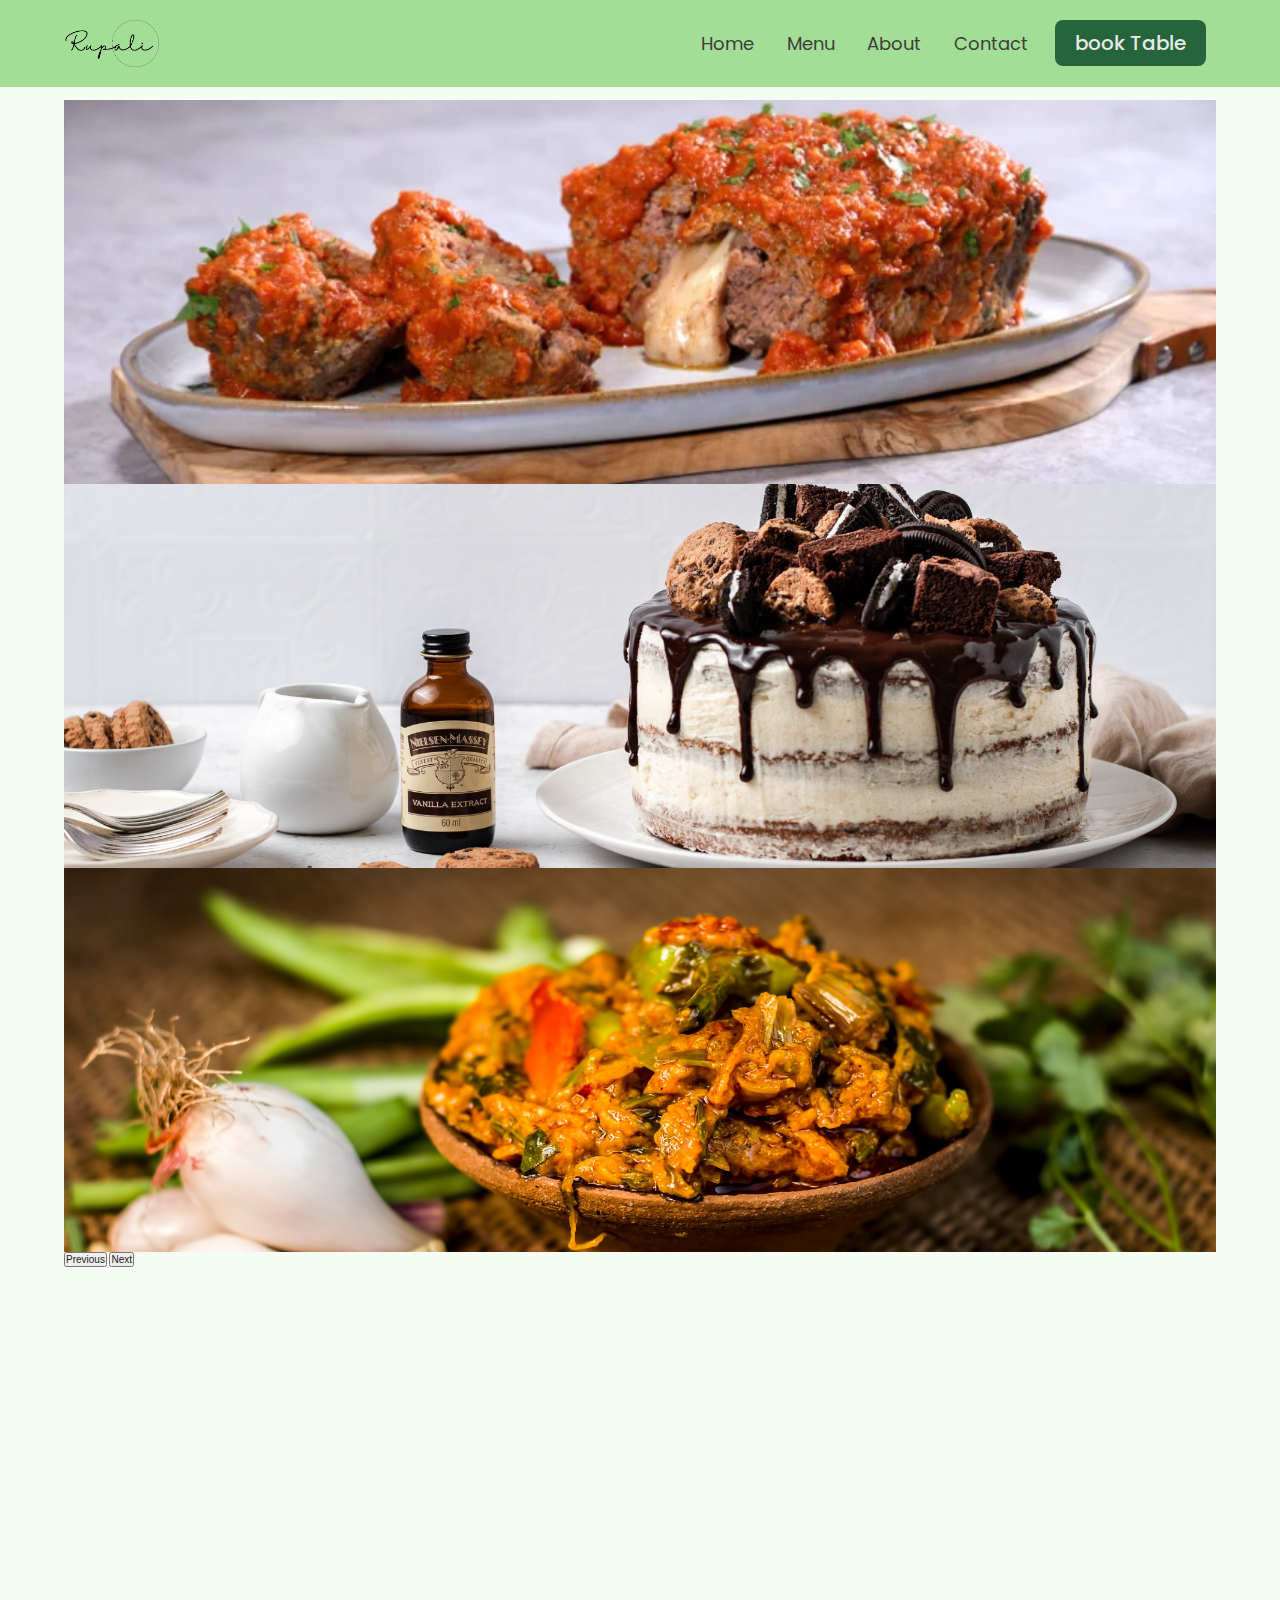
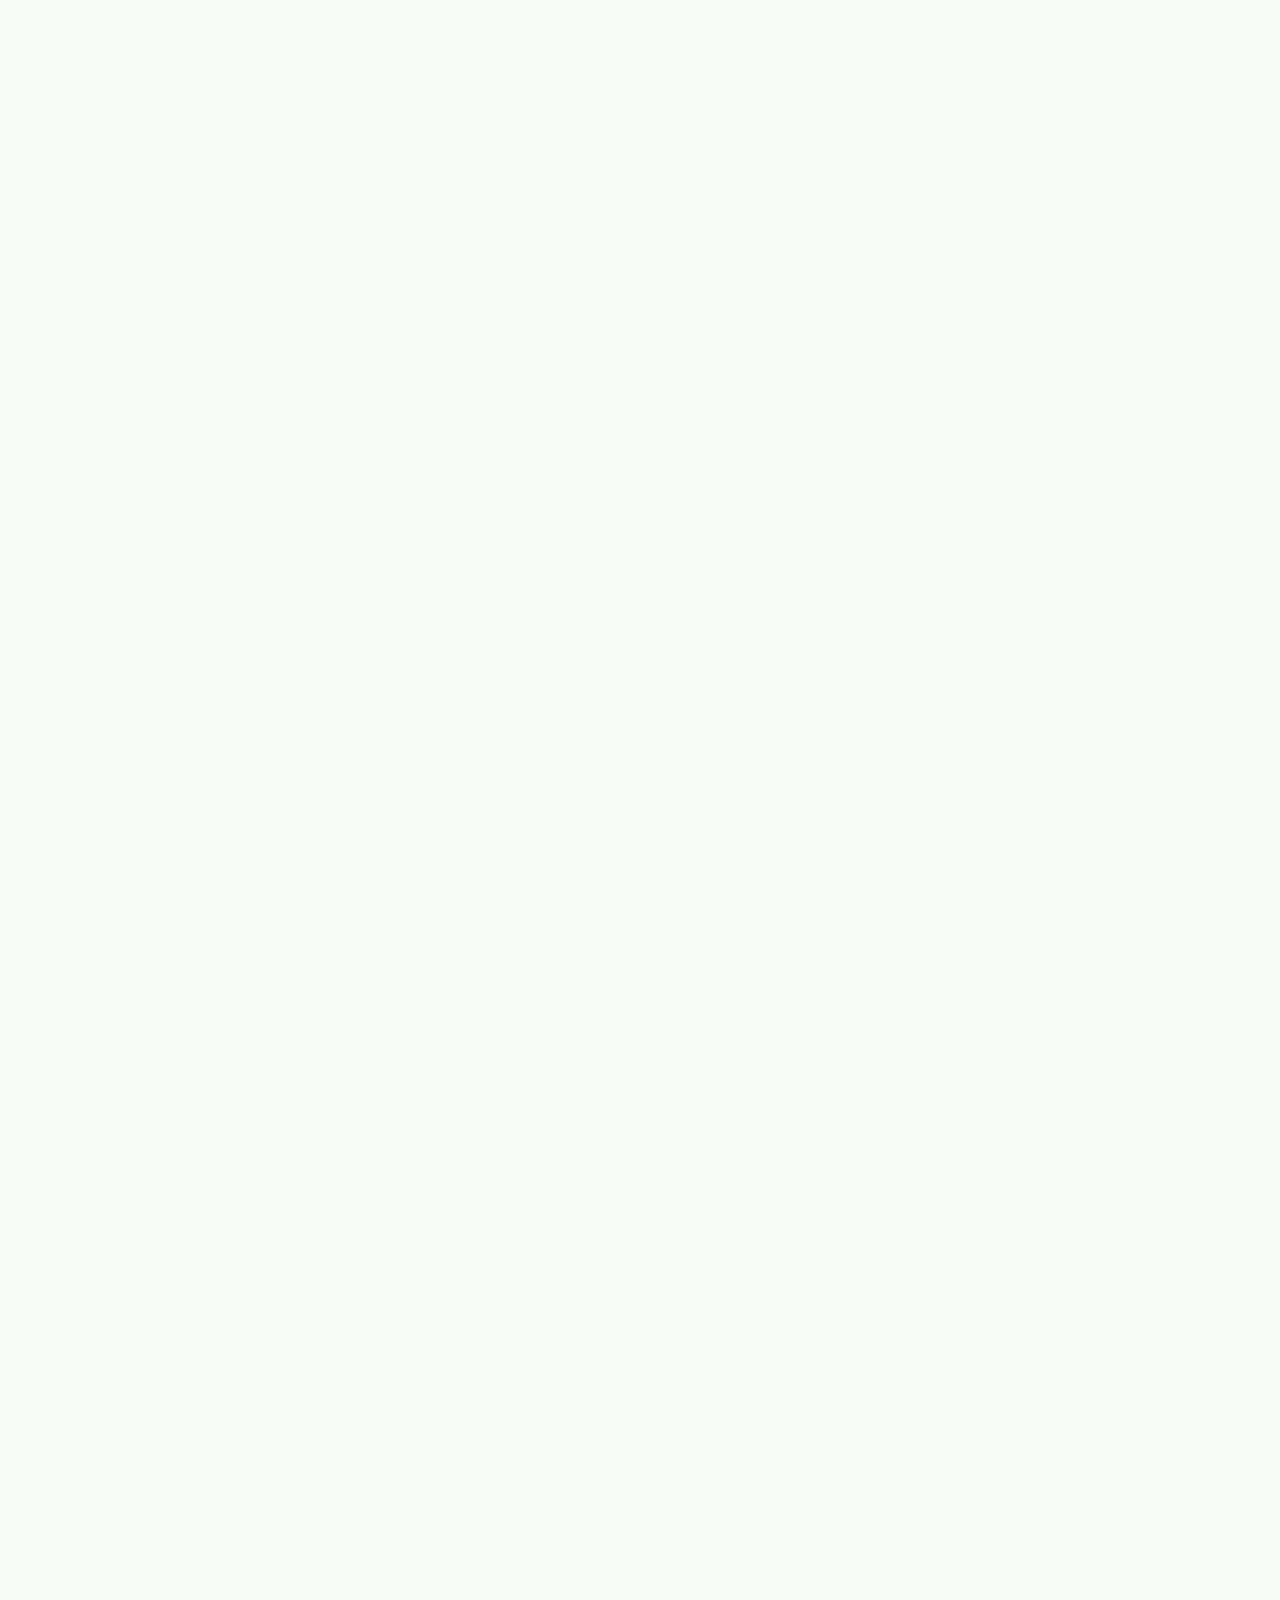
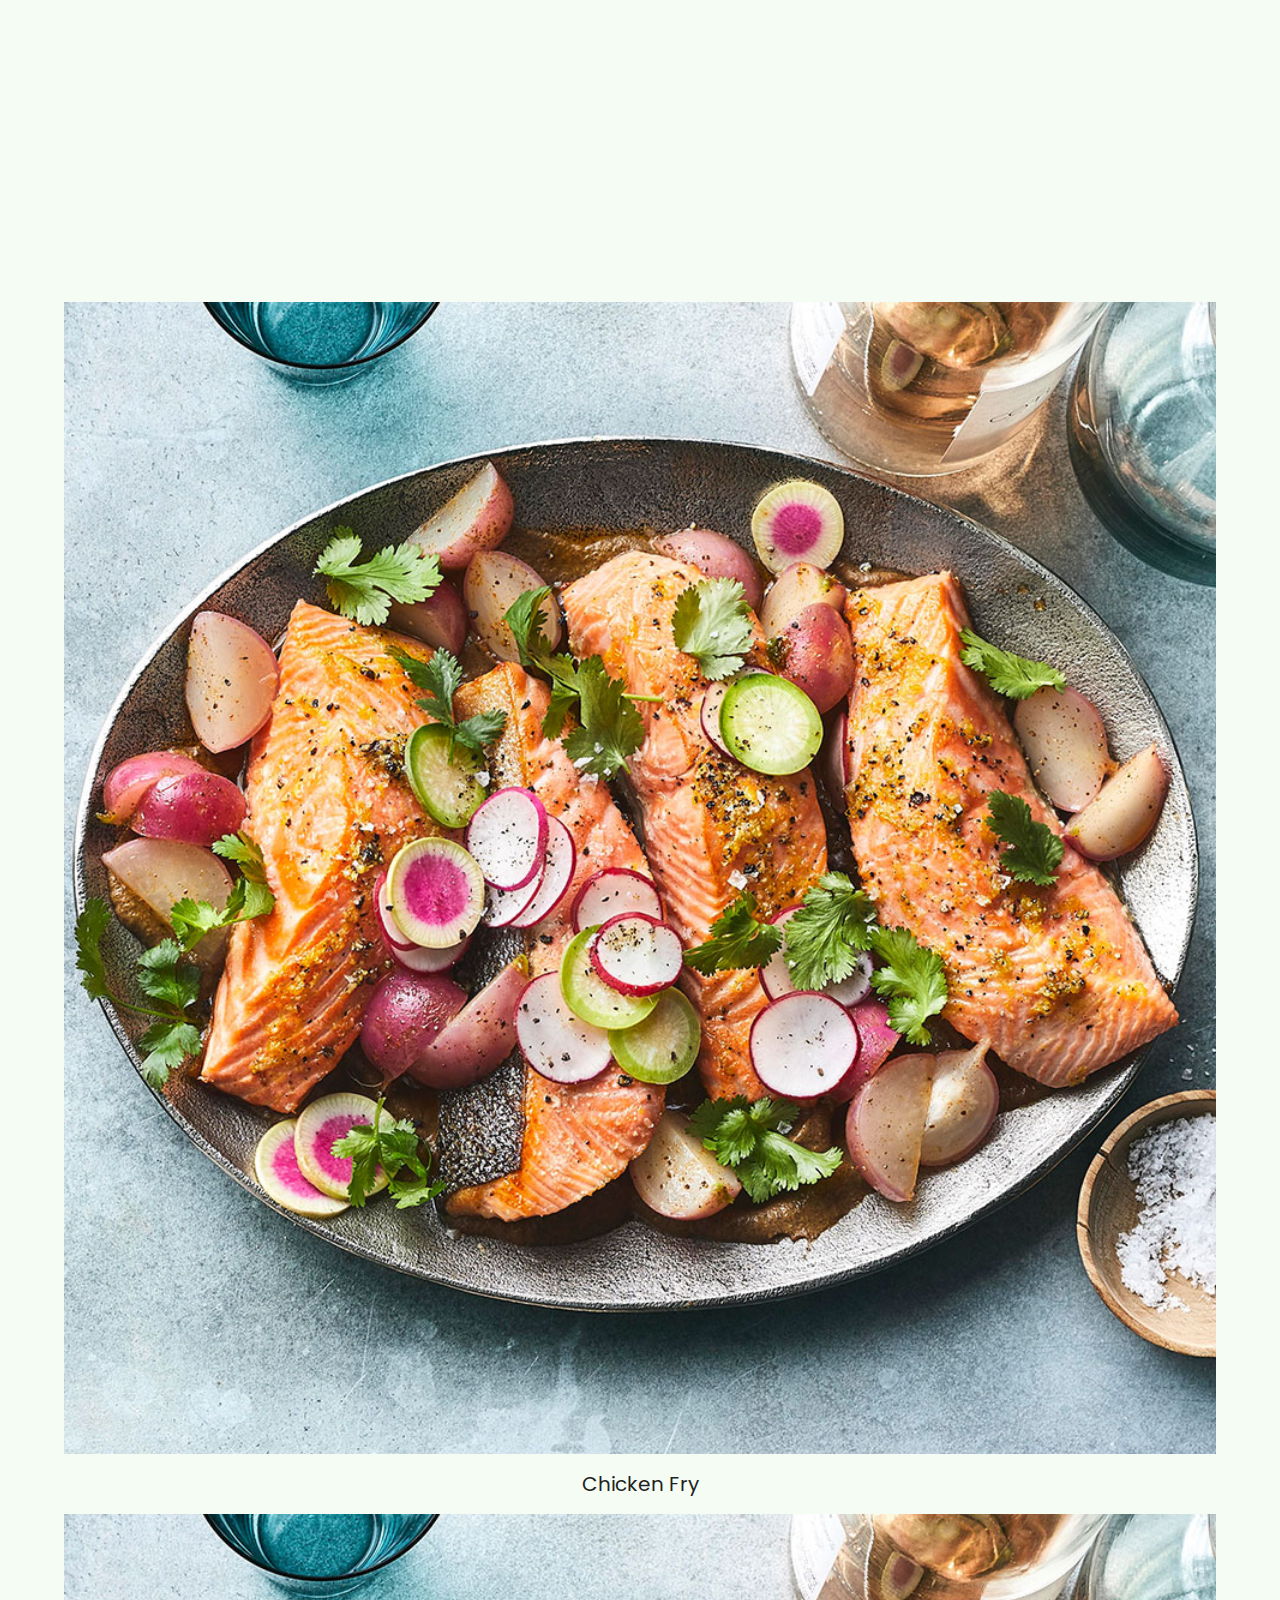
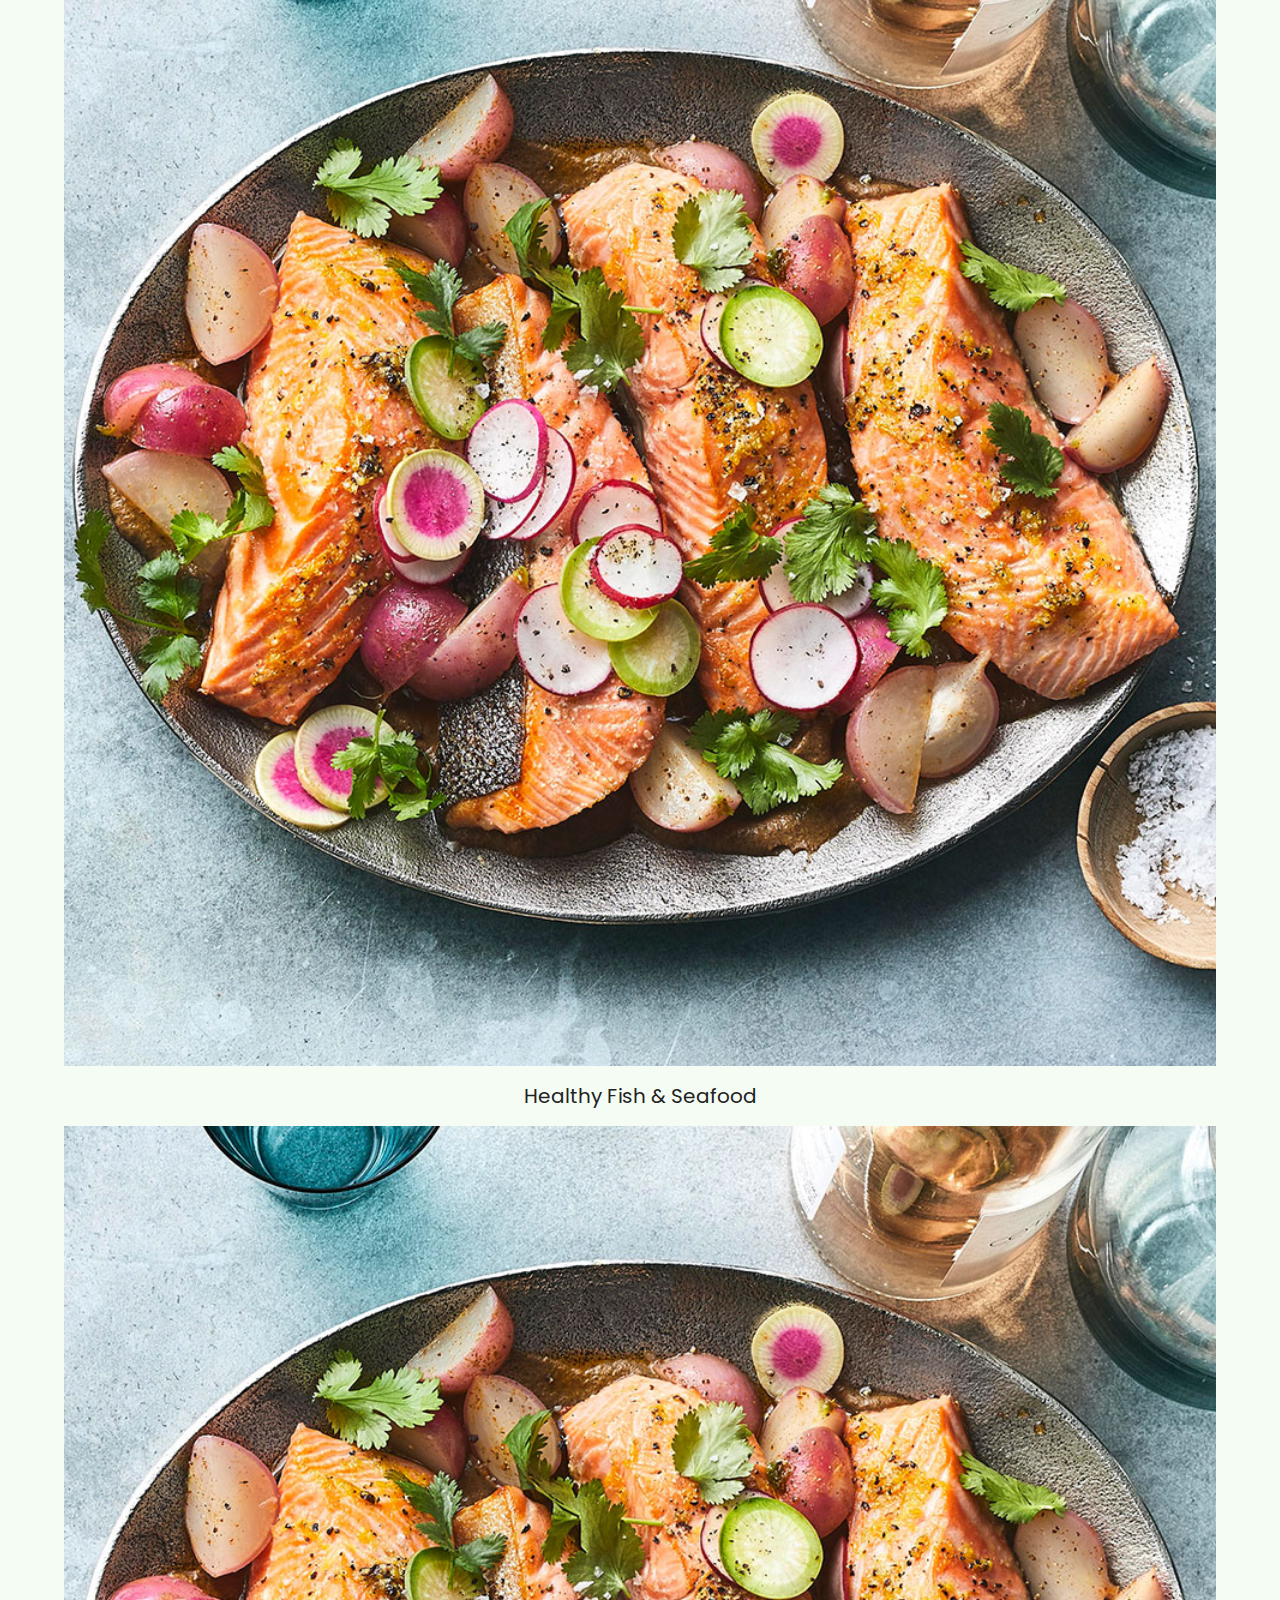
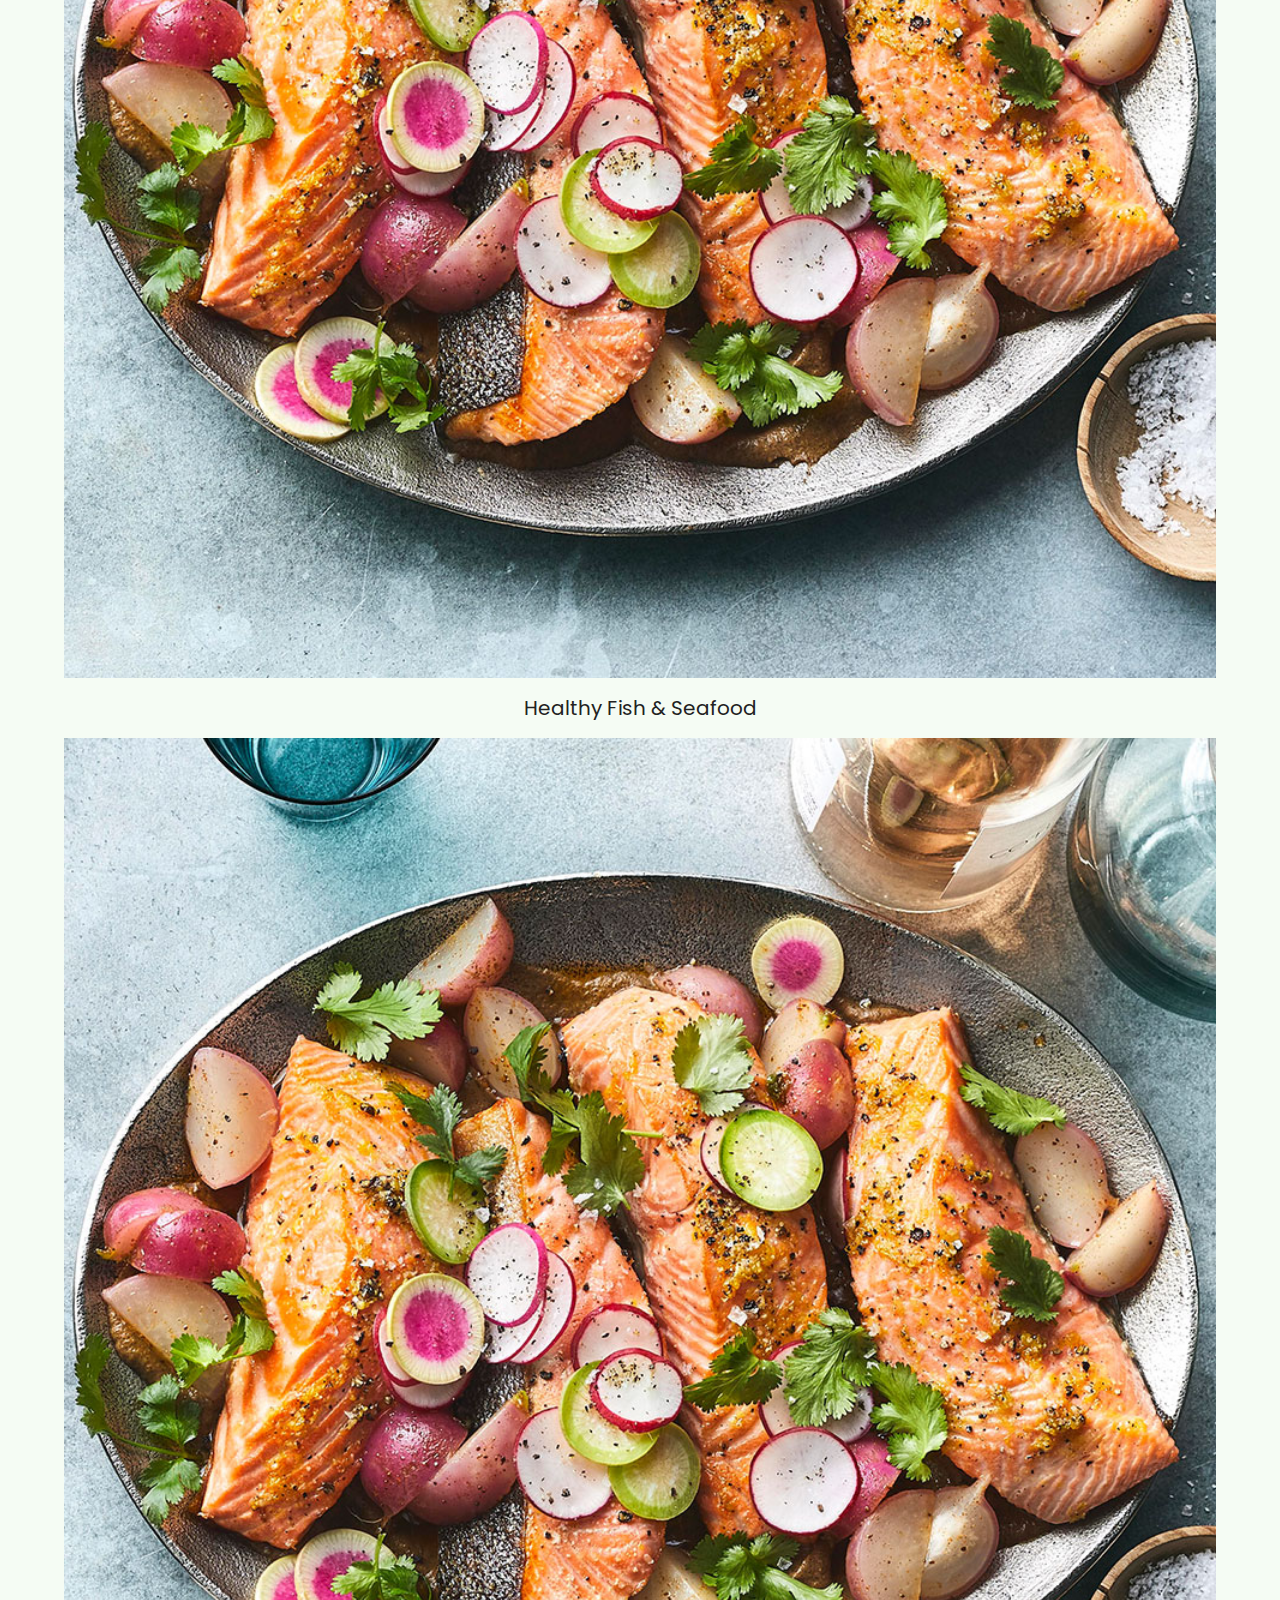
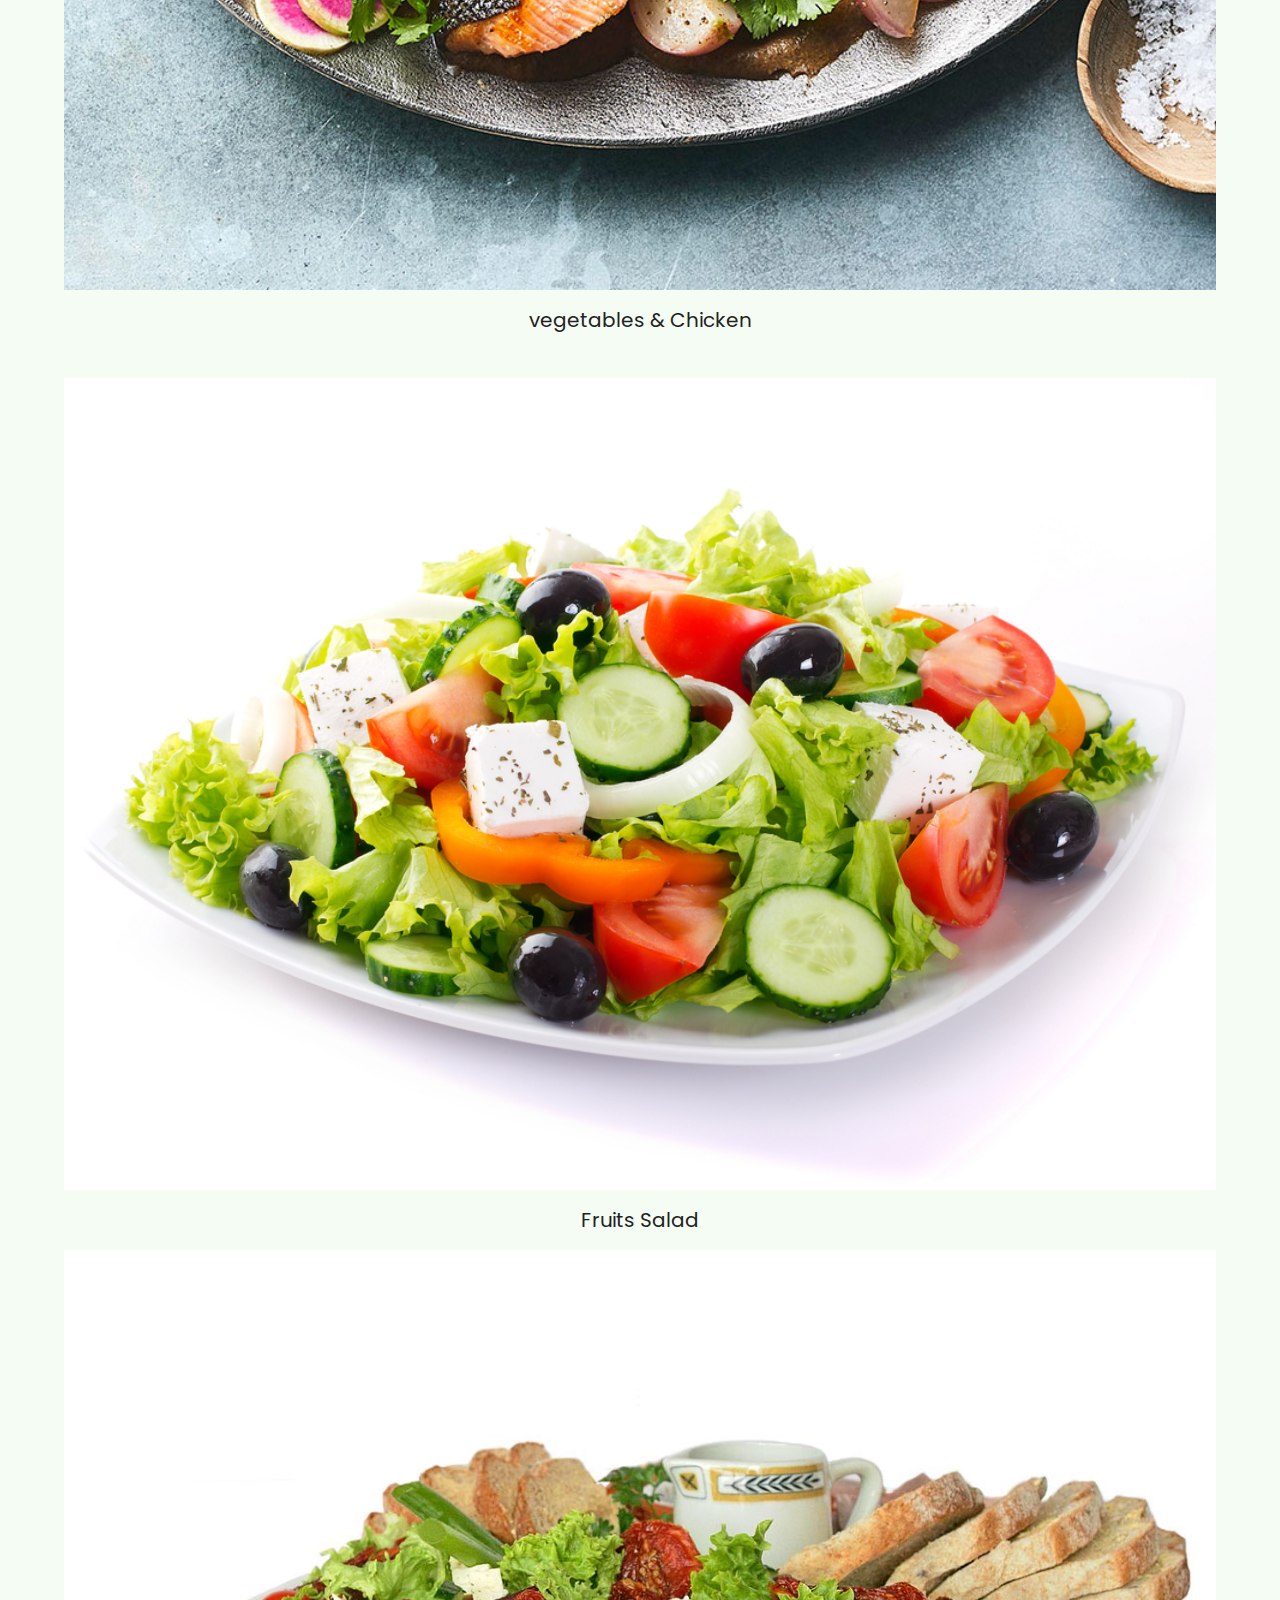
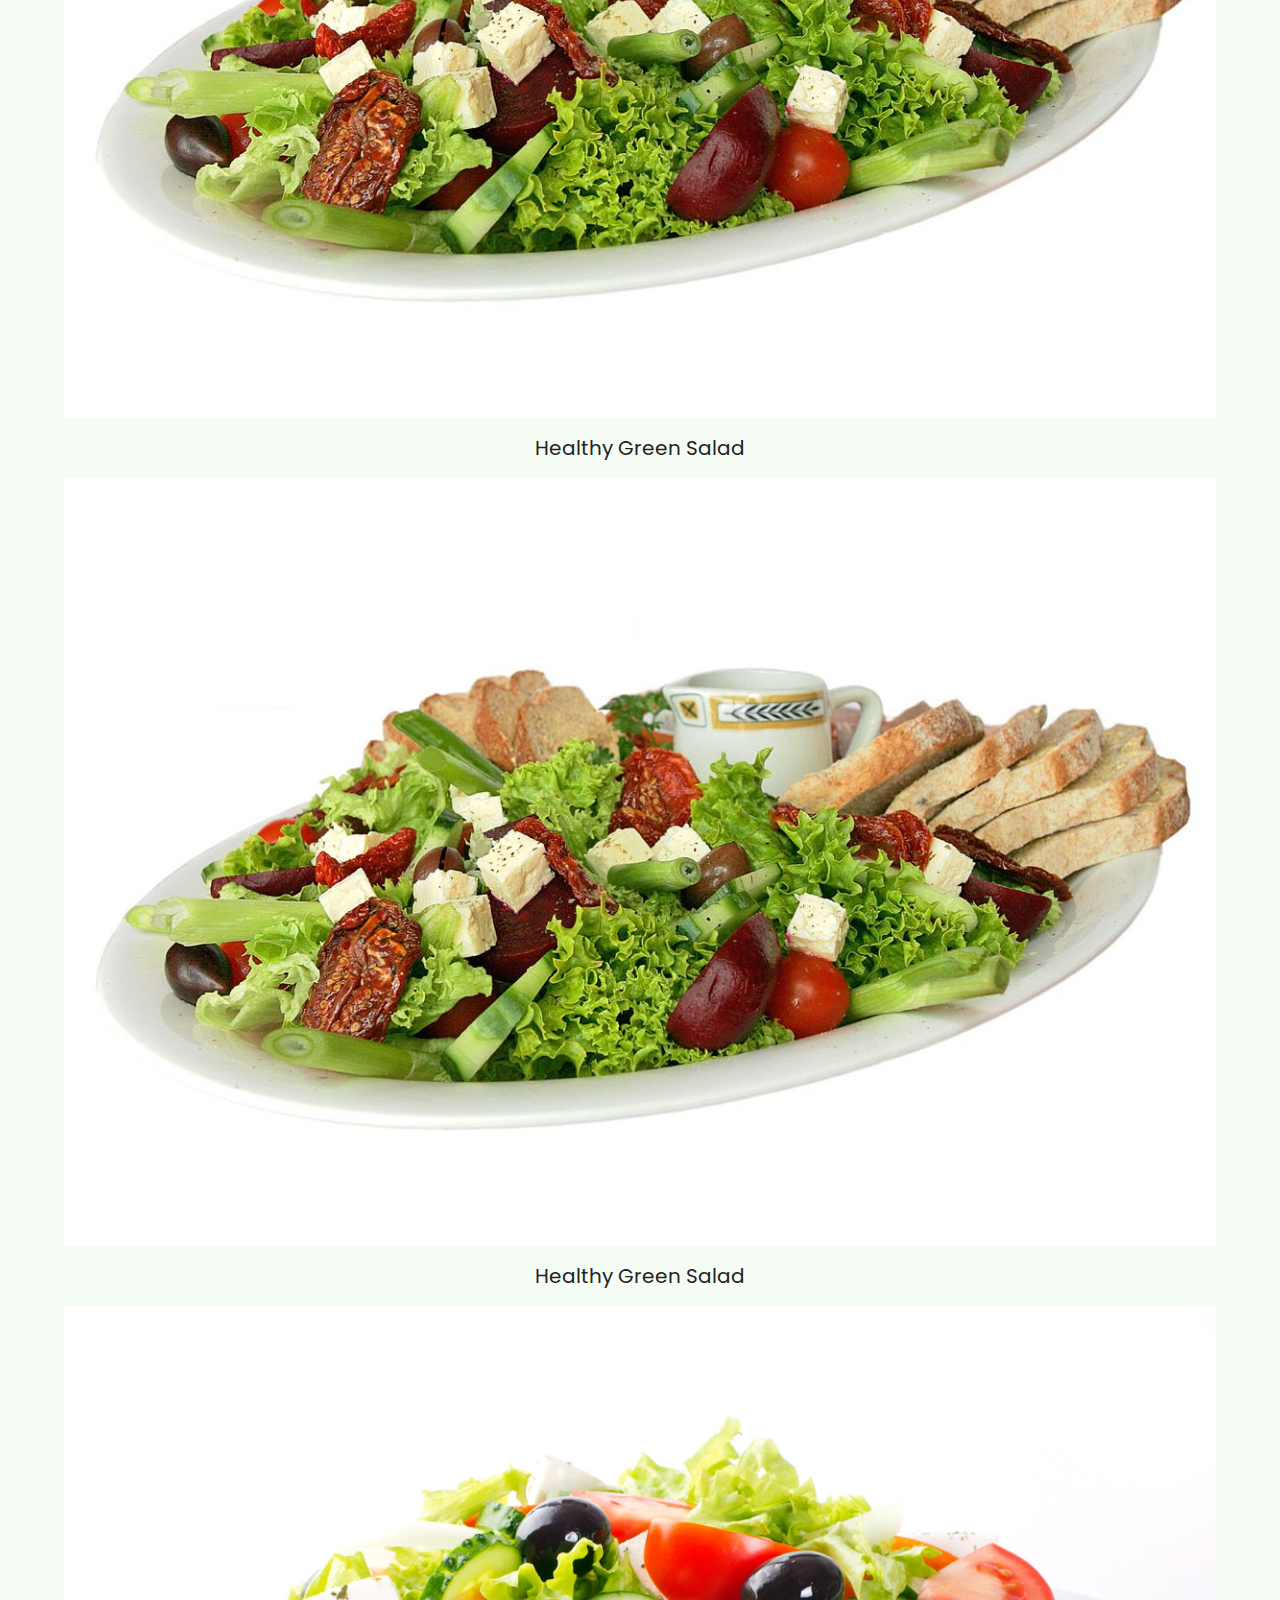
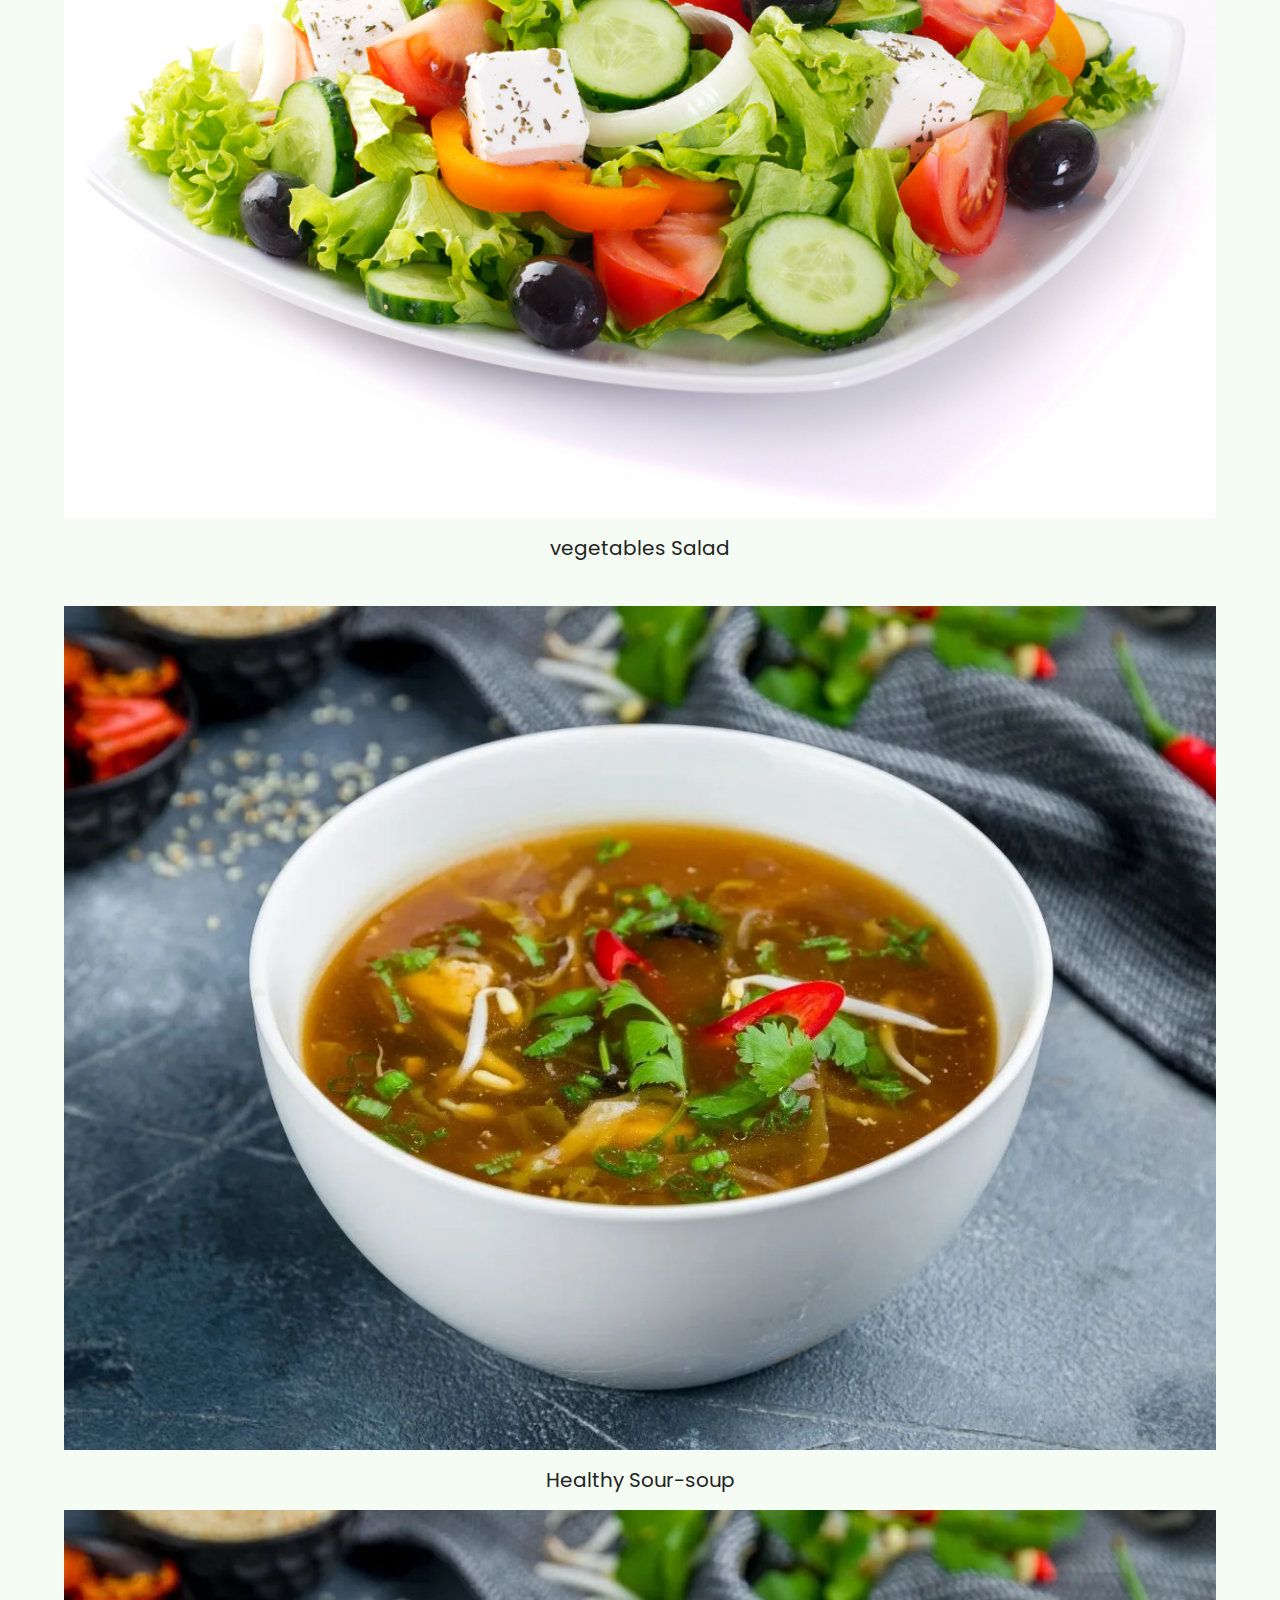
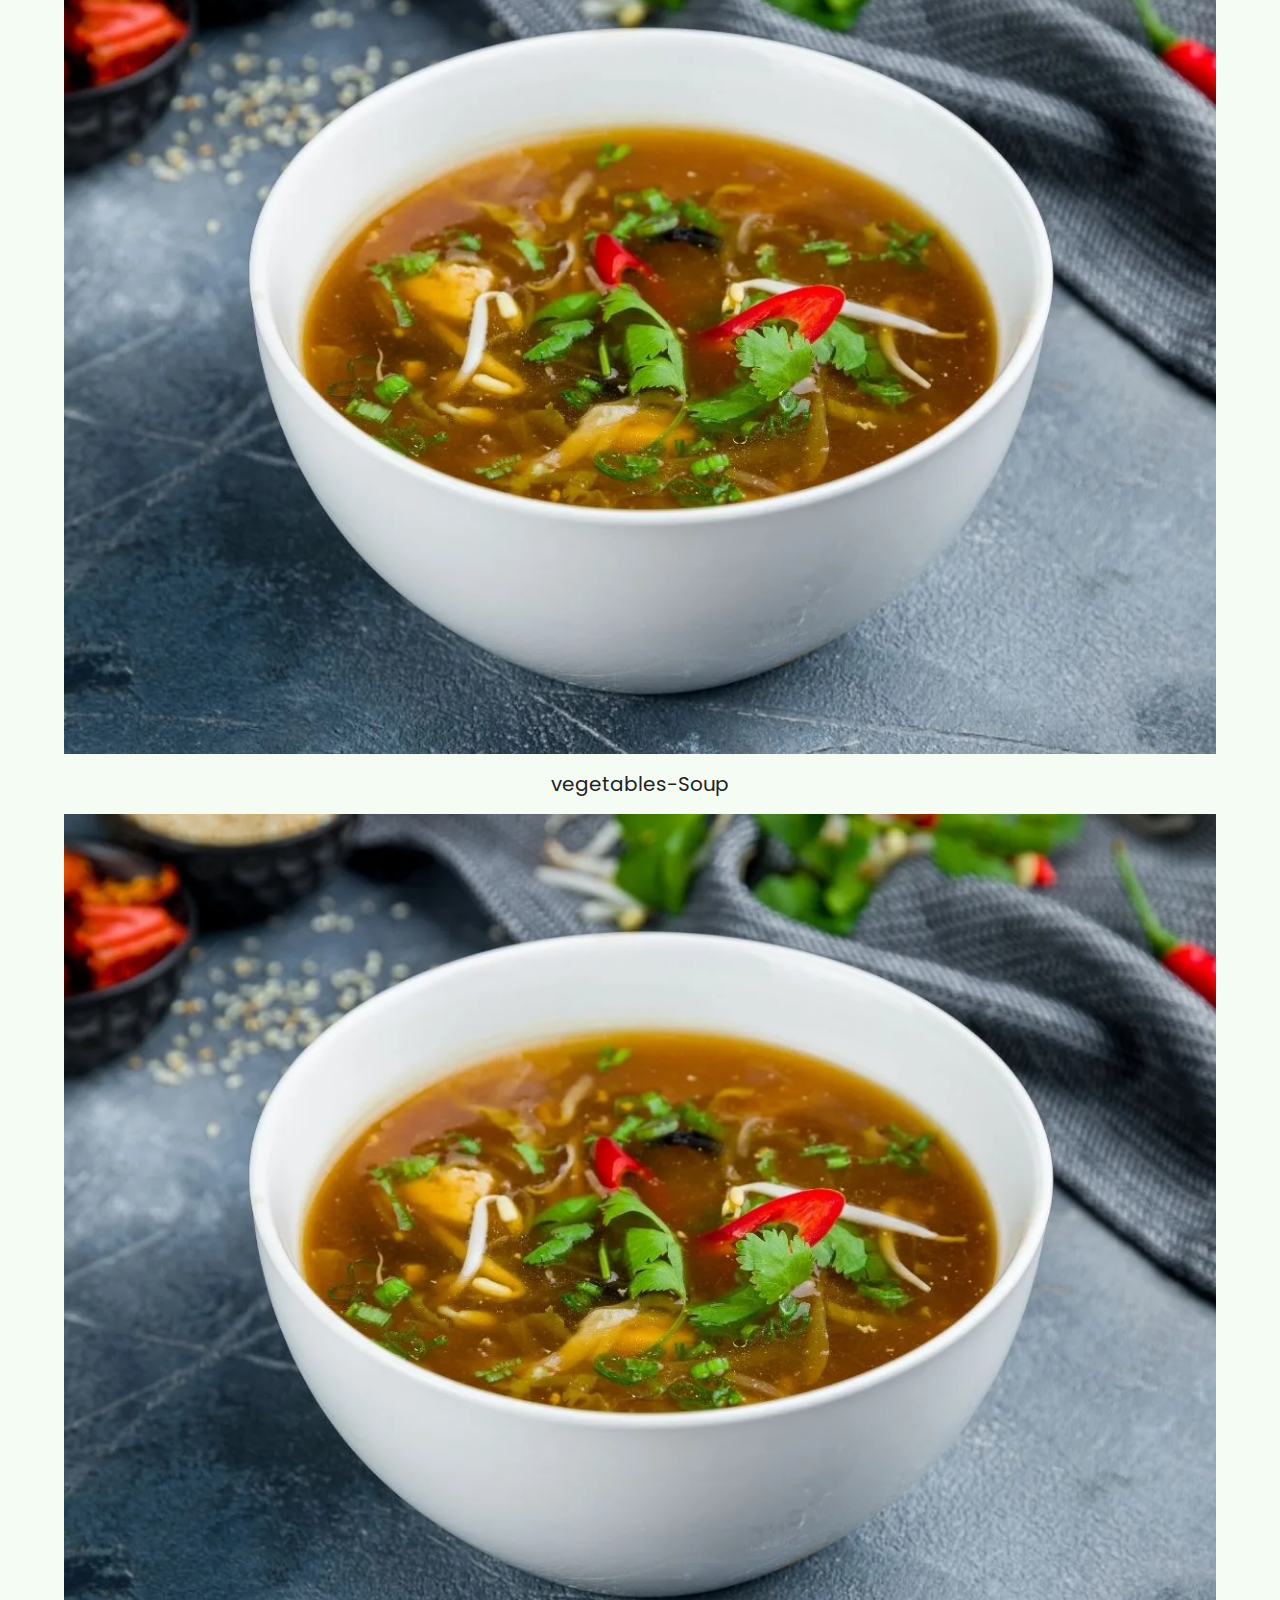
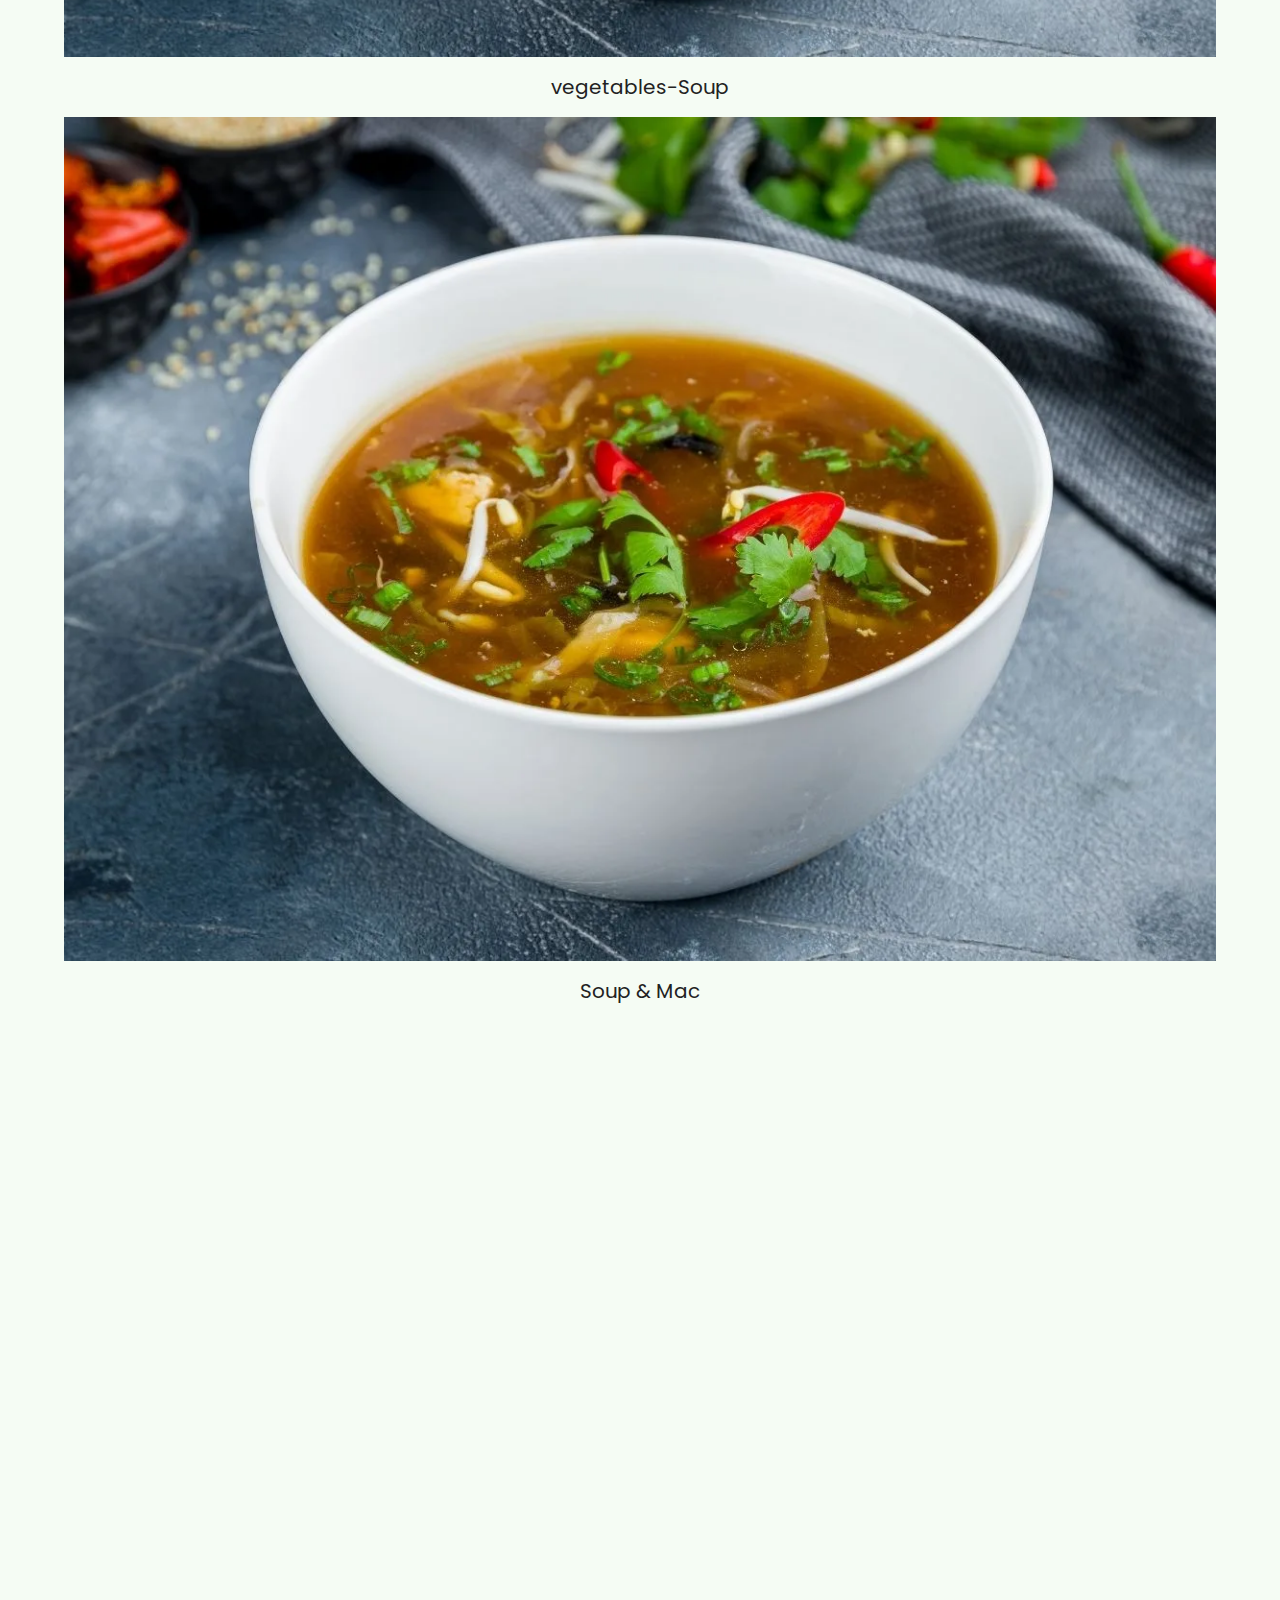
<file: index.html>
<!DOCTYPE html>
<html lang="en">
<head>
	<meta charset="UTF-8">
	<meta http-equiv="X-UA-Compatible" content="IE=edge">
	<meta name="viewport" content="width=device-width, initial-scale=1.0">
	<title>Our-Restaurant</title>
	<!-- Bootstrap -->
	<link href="https://cdn.jsdelivr.net/npm/bootstrap@5.2.1/dist/css/bootstrap.min.css" rel="stylesheet"
		integrity="sha384-iYQeCzEYFbKjA/T2uDLTpkwGzCiq6soy8tYaI1GyVh/UjpbCx/TYkiZhlZB6+fzT" crossorigin="anonymous">

	<!-- Font awesome -->
	<link rel="stylesheet" href="https://cdnjs.cloudflare.com/ajax/libs/font-awesome/6.2.0/css/all.min.css"
		integrity="sha512-xh6O/CkQoPOWDdYTDqeRdPCVd1SpvCA9XXcUnZS2FmJNp1coAFzvtCN9BmamE+4aHK8yyUHUSCcJHgXloTyT2A=="
		crossorigin="anonymous" referrerpolicy="no-referrer" />

	<style>
		.carousel-control-prev-icon {
			background-image: url("data:image/svg+xml;charset=utf8,%3Csvg xmlns='http://www.w3.org/2000/svg' fill='%23000' viewBox='0 0 8 8'%3E%3Cpath d='M5.25 0l-4 4 4 4 1.5-1.5-2.5-2.5 2.5-2.5-1.5-1.5z'/%3E%3C/svg%3E") !important;
		}

		.carousel-control-next-icon {
			background-image: url("data:image/svg+xml;charset=utf8,%3Csvg xmlns='http://www.w3.org/2000/svg' fill='%23000' viewBox='0 0 8 8'%3E%3Cpath d='M2.75 0l-1.5 1.5 2.5 2.5-2.5 2.5 1.5 1.5 4-4-4-4z'/%3E%3C/svg%3E") !important;
		}
	</style>
	<link rel="stylesheet" href="https://cdnjs.cloudflare.com/ajax/libs/font-awesome/6.2.0/css/all.min.css" integrity="sha512-xh6O/CkQoPOWDdYTDqeRdPCVd1SpvCA9XXcUnZS2FmJNp1coAFzvtCN9BmamE+4aHK8yyUHUSCcJHgXloTyT2A==" crossorigin="anonymous" referrerpolicy="no-referrer" />

	<link rel="stylesheet" href="css/reset.css">
	<link rel="stylesheet" href="css/globalStyles.css">
	<link rel="stylesheet" href="css/components.css">

	<!--aos css-->
	<link rel="stylesheet" href="https://unpkg.com/aos@next/dist/aos.css" />
	<link rel="stylesheet" href="css/home.css">

	
</head>
<body class="bg-light">
	<!-- nav section -->
	<div class="nav-section" style="height: 100px; overflow: hidden;">
		<div class="nav fixed-top">
			<div class="container">
				<div class="nav__wrapper">
						<a href="./index.html" class="logo">
						<img src="./images/rupali-logo.png" alt="Rupali's Rozario" style="width: 95px;">
						</a>
					<nav>
						<div class="nav__icon">
						
						<svg xmlns="http://www.w3.org/2000/svg" width="24" height="24" viewBox="0 0 24 24" fill="none" stroke="currentColor" stroke-width="2" stroke-linecap="round" stroke-linejoin="round" class="feather feather-menu"><line x1="3" y1="12" x2="21" y2="12"></line><line x1="3" y1="6" x2="21" y2="6"></line><line x1="3" y1="18" x2="21" y2="18"></line></svg> 
						</div>
						<div class="nav__bgoverlay"></div>

						<ul class="nav__list">
							<div class="nav__close">
							<svg xmlns="http://www.w3.org/2000/svg" width="24" height="24" viewBox="0 0 24 24" fill="none" stroke="currentColor" stroke-width="2" stroke-linecap="round" stroke-linejoin="round" class="feather feather-x"><line x1="18" y1="6" x2="6" y2="18"></line><line x1="6" y1="6" x2="18" y2="18"></line></svg>
							</div>

							<div class="nav__list__wrapper">
							<li><a href="./index.html" class="nav__link">Home</a></li>
							<li><a href="./menu.html" class="nav__link">Menu</a></li>
							<li><a href="./about.html" class="nav__link">About</a></li>
							<li><a href="./contact.html" class="nav__link">Contact</a></li>
							<li><a href="./booking.html" class="btn primary-btn">book Table</a></li>
							</div>
						</ul>
					</nav>
				</div>
			</div>
		</div>
	</div>
	<!-- end nav section -->
	
	<!--carousel-->
	<div class="carousel-section mt-3">
	<div class="container">
	<div id="carouselExampleControls" class="carousel slide  mt-2" data-bs-ride="carousel">
		<div class="carousel-inner">
		  <div class="carousel-item active">
			<img src="./images/banner-beef.png" class="d-block" alt="...">
		  </div>
		  <div class="carousel-item">
			<img src="./images/banner-cake.png" class="d-block" alt="...">
		  </div>
		  <div class="carousel-item">
			<img src="./images/banner-labra.png" class="d-block" alt="...">
		  </div>
		</div>
		<button class="carousel-control-prev" type="button" data-bs-target="#carouselExampleControls" data-bs-slide="prev">
		  <span class="carousel-control-prev-icon" aria-hidden="true"></span>
		  <span class="visually-hidden">Previous</span>
		</button>
		<button class="carousel-control-next" type="button" data-bs-target="#carouselExampleControls" data-bs-slide="next">
		  <span class="carousel-control-next-icon" aria-hidden="true"></span>
		  <span class="visually-hidden">Next</span>
		</button>
	  </div>
	</div>
</div>
	<!--end carousel-->
	<!--our food section-->
	<section id="dishGrid" data-aos="fade-down">
		<div class="container" style="cursor: pointer;">
			<h2 class="dishGrid__title" style="font-size:2rem; text-align: center; margin-bottom: 3rem; cursor: pointer;">
				Our Food Itims
			</h2>
			<div class="dishGrid__wrapper">
				<div class="dishGrid__item">
					<div class="dishGrid__item__img">
						<img src="./images/soups.png" alt="food img">
					</div>
					<div class="dishGrid__item__info">
						<h3 class="dishGrid__item__title">
							Soups
						</h3>
						<h3 class="dishGrid__item__price">$13</h3>
						<div class="dishGrid__item__stars">
							<img src="./images/3star.png" alt="3 stars">
						</div>
					</div>
				</div>
				<div class="dishGrid__item">
					<div class="dishGrid__item__img">
						<img src="./images/salad1.png" alt="food img">
					</div>
					<div class="dishGrid__item__info">
						<h3 class="dishGrid__item__title">
							
						    Salads
						</h3>
						<h3 class="dishGrid__item__price">$13</h3>
						<div class="dishGrid__item__stars">
							<img src="./images/3star.png" alt="3 stars">
						</div>
					</div>
				</div>
				<div class="dishGrid__item">
					<div class="dishGrid__item__img">
						<img src="./images/maindishe.png" alt="food img">
					</div>
					<div class="dishGrid__item__info">
						<h3 class="dishGrid__item__title">
							
						    Main Dishes
						</h3>
						<h3 class="dishGrid__item__price">$13</h3>
						<div class="dishGrid__item__stars">
							<img src="./images/3star.png" alt="3 stars">
						</div>
					</div>
				</div>
				<div class="dishGrid__item">
					<div class="dishGrid__item__img">
						<img src="./images/dessert.png" alt="food img">
					</div>
					<div class="dishGrid__item__info">
						<h3 class="dishGrid__item__title">
							
						    Desserts
						</h3>
						<h3 class="dishGrid__item__price">$13</h3>
						<div class="dishGrid__item__stars">
							<img src="./images/3star.png" alt="3 stars">
						</div>
					</div>
				</div>
				<div class="dishGrid__item">
					<div class="dishGrid__item__img">
						<img src="./images/drink1.png" alt="food img">
					</div>
					<div class="dishGrid__item__info">
						<h3 class="dishGrid__item__title">
							
						    Drinks
						</h3>
						<h3 class="dishGrid__item__price">$13</h3>
						<div class="dishGrid__item__stars">
							<img src="./images/3star.png" alt="3 stars">
						</div>
					</div>
				</div>
				<div class="dishGrid__item">
					<div class="dishGrid__item__img">
						<img src="./images/appetizer.png" alt="food img">
					</div>
					<div class="dishGrid__item__info">
						<h3 class="dishGrid__item__title">
							
							Appetizers
						</h3>
						<h3 class="dishGrid__item__price">$13</h3>
						<div class="dishGrid__item__stars">
							<img src="./images/3star.png" alt="3 stars">
						</div>
					</div>
				</div>
			</div>
		</div>
	</section>
	<!--end our food section-->
	<!--Hero section-->
	
	<!--End Hero section-->
	<!--storeInfo section-->
	<section id="storeInfo" data-aos="fade-up">
		<div class="container" style="cursor: pointer;">
			<div class="storeInfo__wrapper">
				<div class="storeInfo__item">
					<div class="storeInfo__icon">
						<img src="./images/wall-clock-icon.svg" alt="icon">
					</div>
					<h3 class="storeInfo__title">
						10AM-7PM
					</h3>
					<p class="storeInfo__text">
						Opening Hour
					</p>
				</div>
				<div class="storeInfo__item">
					<div class="storeInfo__icon">
						<img src="./images/address-icon.svg" alt="icon">
					</div>
					<h3 class="storeInfo__title">
						Dhaka, Bangladesh
					</h3>
					<p class="storeInfo__text">
						Address
					</p>
				</div>
				<div class="storeInfo__item">
					<div class="storeInfo__icon">
						<img src="./images/phone-icon.svg" alt="icon">
					</div>
					<h3 class="storeInfo__title">
						+8801722
					</h3>
					<p class="storeInfo__text">
						Call Now
					</p>
				</div>
			</div>
		</div>
	</section>
	<!--end storeInfo section-->
	  <div class="gap m-4 p-4"></div>
	<!--Our Specials section-->
	<section id="Our Specials" data-aos="fade-up">
		<div class="container" style="cursor: pointer;">
			<div class="OurSpecials__wrapper">
			  <div class="OurSpecials__left">
				 <div class="OurSpecials__item">
					  <div class="OurSpecials__item__img">
						<img src="./images/food-3.png" alt="food img">
					   </div>
					    <h2 class="OurSpecials__item__title">Sweet Potato Fries Bowl</h2>
					   <h3 class ="OurSpecials__item__price">$18</h3>
					   <div class="OurSpecials__item__stars">
						<img src="./images/3star.png" alt="3stars">
					    </div>
					    <p class="OurSpecials__item__text">
						These Sweet Potato Fries bowl are a glorious, messy plate of goodness. Crispy sweet potato fries loaded with lots of fresh summer vegetables and a lime ranch. By adding a seasoning blend with chipotle powder, garlic, and onion, these spicy sweet potato fries are full of flavor.	
					   </p>
				    </div>
				    <div class="OurSpecials__item">
					   <div class="OurSpecials__item__img">
						<img src="./images/food-1.png" alt="food img">
					    </div>
					     <h2 class="OurSpecials__item__title">Vegan Salad bowl</h2>
					    <h3 class ="OurSpecials__item__price">$18</h3>
					    <div class="OurSpecials__item__stars">
						<img src="./images/3star.png" alt="3stars">
					    </div>
					    <p class="OurSpecials__item__text">
							Vegan salad bowl are immensely satisfying with any combination of whole grains, pulses, noodles, raw or cooked fruits, and veggies all topped off with a delicious sauce or dressing – each bite is an explosion of flavors and textures.	
					  </p>
				  </div>
			  </div>
			  <div class="OurSpecials__right">
				<h2 class="OurSpecials__title">Our Specials</h2>
				<p class="OurSpecials__text">
					All of our food is prepared daily at our restaurants to ensure the highest quality, freshest meals are delivered to our customers	
				</p>
				<a href="./booking.html" class="btn primary-btn">Book Table </a>
			  </div>	
			</div>
		</div>
	</section>
	<!--end Our Specials section-->
	
	<!-- Top Dishes -->
	<section id="dishGrid" data-aos="fade-down">
		<div class="container" style="cursor: pointer;text-align: center;">
			<h2 class="dishGrid__title"style="margin-bottom:3rem;">
				Top Dishes
			</h2>
			<div class="dishGrid__wrapper">
				<div class="dishGrid__item">
					<div class="dishGrid__item__img">
						<img src="./images/maindishe1.png" alt="food img">
					</div>
					<div class="dishGrid__item__info">
						<h3 class="dishGrid__item__title">
							Healthy Fish & Seafood
						</h3>
						<h3 class="dishGrid__item__price">$13</h3>
						<div class="dishGrid__item__stars">
							<img src="./images/3star.png" alt="3 stars">
						</div>
					</div>
				</div>
				<div class="dishGrid__item">
					<div class="dishGrid__item__img">
						<img src="./images/food-2.png" alt="food img">
					</div>
					<div class="dishGrid__item__info">
						<h3 class="dishGrid__item__title">
							
						    Vegan Pesto Zoodles
						</h3>
						<h3 class="dishGrid__item__price">$13</h3>
						<div class="dishGrid__item__stars">
							<img src="./images/3star.png" alt="3 stars">
						</div>
					</div>
				</div>
				<div class="dishGrid__item">
					<div class="dishGrid__item__img">
						<img src="./images/food-7.png" alt="food img">
					</div>
					<div class="dishGrid__item__info">
						<h3 class="dishGrid__item__title">
							
							Hot Green Bowl
						</h3>
						<h3 class="dishGrid__item__price">$13</h3>
						<div class="dishGrid__item__stars">
							<img src="./images/3star.png" alt="3 stars">
						</div>
					</div>
				</div>
			</div>
		</div>
	</section>
	<!-- end Top Dishes -->
	
	<!-- Discount section -->
	<section id="discount" data-aos="fade-up">
		<div class="container" style="cursor: pointer;">
			<div class="discount__wrapper">
				<div class="discount__images">
					<div class="discount__img1">
						<img src="./images/food-5.png" alt="food img">
					</div>
					<div class="discount__img2">
						<img src="./images/food-4.png" alt="food img">
					</div>
					<div class="discount__img3">
						<img src="./images/food-3.png" alt="food img">
					</div>
				</div>
				<div class="discount__info">
					<h3 class="discount__text">20% OFF</h3>
					<h3 class="discount__title">Demo dish for discount</h3>
					<h3 class="discount__price">
						<span class="discount__oldPrice">$45</span>
						<span class="discount__newPrice">$35</span>
					</h3>
					<div class="discount__stars">
						<img src="./images/3star.png" alt="3 stars">
					</div>
					<a href="./booking.html" class="btn primary-btn">Book Table</a>
				</div>
			</div>
		</div>
	</section>
	<!-- end Discount section -->
	
	<!--main dishes section-->
	<div class="mainDishes" id="mainDishes" data-aos="fade-down">
		<div class="container" style="cursor: pointer;">
			<div class="row justify-content-center">
				<div class="col-lg-8">
					<div class="section-title text-center">
						<P class="fw-bold mb-4 mt-5" style="font-size:2rem">Our Main Dishes</P>
					</div>
				</div>
			</div>
		</div>
	</div>
	<div class="container" style="cursor: pointer;">
		<div class="row justify-content-between">
			<div class="col-md-3 mt-4 mb-4">
				<div class="card h-100">
					<img class="card-img" src="./images/maindishe1.png" alt="">
						<h2 class="card-title"style=text-align:center;font-size:2rem;padding:2rem;>Chicken Fry</h2>
				</div>
			</div>
			<div class="col-md-3 mt-4 mb-4">
				<div class="card h-100">
					<img class="card-img" src="./images/maindishe1.png" alt="">
						<h2 class="card-title" style=text-align:center;font-size:2rem;padding:2rem;>Healthy Fish & Seafood</h2>
				</div>
			</div>
			<div class="col-md-3 mt-4 mb-4">
				<div class="card h-100">
					<img class="card-img" src="./images/maindishe1.png" alt="">
						<h2 class="card-title" style=text-align:center;font-size:2rem;padding:2rem;>Healthy Fish & Seafood</h2>
				</div>
			</div>
			<div class="col-md-3 mt-4 mb-4">
				<div class="card h-100">
					<img class="card-img" src="./images/maindishe1.png" alt="">
						<h2 class="card-title" style=text-align:center;font-size:2rem;padding:2rem;>vegetables & Chicken</h2>
				</div>
			</div>
		</div>
	</div>
	<!--end main dishes section-->
	
	<!--salad dishes section-->
	<div class="SaladDishes" id="SaladDishes" data-aos="fade-down">
		<div class="container" style="cursor: pointer;">
			<div class="row justify-content-center">
				<div class="col-lg-8">
					<div class="section-title text-center">
						<P class="fw-bold mb-4 mt-5" style="font-size:2rem">Our Salad Dishes</P>
					</div>
				</div>
			</div>
		</div>
	</div>
	<div class="container" style="cursor: pointer;">
		<div class="row justify-content-between">
			<div class="col-md-3 mt-4 mb-4">
				<div class="card h-100">
					<img class="card-img" src="./images/salad.png" alt="">
						<h2 class="card-title"style=text-align:center;font-size:2rem;padding:2rem;>Fruits Salad</h2>
				</div>
			</div>
			<div class="col-md-3 mt-4 mb-4">
				<div class="card h-100">
					<img class="card-img" src="./images/salad1.png" alt="">
						<h2 class="card-title" style=text-align:center;font-size:2rem;padding:2rem;>Healthy Green Salad</h2>
				</div>
			</div>
			<div class="col-md-3 mt-4 mb-4">
				<div class="card h-100">
					<img class="card-img" src="./images/salad1.png" alt="">
						<h2 class="card-title" style=text-align:center;font-size:2rem;padding:2rem;>Healthy Green Salad</h2>
				</div>
			</div>
			<div class="col-md-3 mt-4 mb-4">
				<div class="card h-100">
					<img class="card-img" src="./images/salad.png" alt="">
						<h2 class="card-title" style=text-align:center;font-size:2rem;padding:2rem;>vegetables Salad</h2>
				</div>
			</div>
		</div>
	</div>
	<!--end salad dishes section-->
	<div class="gap m-5"></div>
	<!--soup dishes section-->
	<div class="SoupDishes" id="SoupDishes" data-aos="fade-down">
		<div class="container" style="cursor: pointer;">
			<div class="row justify-content-center">
				<div class="col-lg-8">
					<div class="section-title text-center">
						<P class="fw-bold m-4" style="font-size:2rem">Our Soup Dishes</P>
					</div>
				</div>
			</div>
		</div>
	</div>
	<div class="container" style="cursor: pointer;">
		<div class="row justify-content-between">
			<div class="col-md-3 mt-4 mb-4">
				<div class="card h-100">
					<img class="card-img" src="./images/soup1.png" alt="">
						<h2 class="card-title"style=text-align:center;font-size:2rem;padding:2rem;>Healthy Sour-soup</h2>
				</div>
			</div>
			<div class="col-md-3 mt-4 mb-4">
				<div class="card h-100">
					<img class="card-img" src="./images/soup1.png" alt="">
						<h2 class="card-title" style=text-align:center;font-size:2rem;padding:2rem;>vegetables-Soup</h2>
				</div>
			</div>
			<div class="col-md-3 mt-4 mb-4">
				<div class="card h-100">
					<img class="card-img" src="./images/soup1.png" alt="">
						<h2 class="card-title" style=text-align:center;font-size:2rem;padding:2rem;>vegetables-Soup</h2>
				</div>
			</div>
			<div class="col-md-3 mt-4 mb-4">
				<div class="card h-100">
					<img class="card-img" src="./images/soup1.png" alt="">
						<h2 class="card-title" style=text-align:center;font-size:2rem;padding:2rem;>Soup & Mac</h2>
				</div>
			</div>
		</div>
	</div>
	<!--end soup dishes section-->
	<div class="gap m-5"></div>
	<!--Events Media section-->
	<section id="eventsMedia" data-aos="fade-up">
		<div class="container">
			<div class="eventsMedia__wrapper">
				<div class="eventsMedia__1">
					<img src="./images/eventsMedia1.png" alt="events">
					<a href="https://www.youtube.com/watch?v=UXZh6DPvOkk" class="eventsMedia__1__playButton">
						<img src="./images/playIcon.svg" alt="play button">
					</a>
				</div>
				<div class="eventsMedia__2">
					<img src="./images/eventsMedia2.png" alt="events">
				</div>
			</div>
		</div>
	</section>
	<!--End Events Media section-->
	<div class="gap m-2"></div>
	<!--appetizer dishes section-->
	<div class="appetizerDishes" id="appetizerDishes" data-aos="fade-down">
		<div class="container" style="cursor: pointer;">
			<div class="row justify-content-center">
				<div class="col-lg-8">
					<div class="section-title text-center">
						<P class="fw-bold m-4" style="font-size:2rem">Our Appetizer Dishes</P>
					</div>
				</div>
			</div>
		</div>
	</div>
	<div class="container" style="cursor: pointer;">
		<div class="row justify-content-between">
			<div class="col-md-3 mt-4 mb-4">
				<div class="card h-100">
					<img class="card-img" src="./images/appetizer1.png" alt="">
						<h2 class="card-title"style=text-align:center;font-size:2rem;padding:2rem;>Filipino-Appetizer</h2>
				</div>
			</div>
			<div class="col-md-3 mt-4 mb-4">
				<div class="card h-100">
					<img class="card-img" src="./images/appetizer2.png" alt="">
						<h2 class="card-title" style=text-align:center;font-size:2rem;padding:2rem;>Asian-Appetizer</h2>
				</div>
			</div>
			<div class="col-md-3 mt-4 mb-4">
				<div class="card h-100">
					<img class="card-img" src="./images/appetizer3.png" alt="">
						<h2 class="card-title" style=text-align:center;font-size:2rem;padding:2rem;>Filipino-Appetizer</h2>
				</div>
			</div>
			<div class="col-md-3 mt-4 mb-4">
				<div class="card h-100">
					<img class="card-img" src="./images/appetizer2.png" alt="">
						<h2 class="card-title" style=text-align:center;font-size:2rem;padding:2rem;>Asian-Appetizer</h2>
				</div>
			</div>
		</div>
	</div>
	<!--end appetizer dishes section-->
	<div class="gap m-2"></div>
	<!--dessert dishes section-->
	<div class="dessertsDishes" id="dessertsDishes" data-aos="fade-down">
		<div class="container" style="cursor: pointer;">
			<div class="row justify-content-center">
				<div class="col-lg-8">
					<div class="section-title text-center">
						<P class="fw-bold mb-4 mt-5" style="font-size:2rem">Our Desserts Dishes</P>
					</div>
				</div>
			</div>
		</div>
	</div>
	<div class="container" style="cursor: pointer;">
		<div class="row justify-content-between">
			<div class="col-md-3 mt-3 mb-4">
				<div class="card h-100">
					<img class="card-img" src="./images/dessert1.png" alt="">
						<h2 class="card-title"style=text-align:center;font-size:2rem;padding:2rem;>Meani-Dessert</h2>
				</div>
			</div>
			<div class="col-md-3 mt-4 mb-4">
				<div class="card h-100">
					<img class="card-img" src="./images/dessert3.png" alt="">
						<h2 class="card-title" style=text-align:center;font-size:2rem;padding:2rem;>Summer-Dessert</h2>
				</div>
			</div>
			<div class="col-md-3 mt-4 mb-4">
				<div class="card h-100">
					<img class="card-img" src="./images/dessert2.png" alt="">
						<h2 class="card-title"style=text-align:center;font-size:2rem;padding:2rem;>Meani-Dessert</h2>
				</div>
			</div>
			<div class="col-md-3 mt-4 mb-4">
				<div class="card h-100">
					<img class="card-img" src="./images/dessert3.png" alt="">
						<h2 class="card-title" style=text-align:center;font-size:2rem;padding:2rem;>Summer-Dessert</h2>
				</div>
			</div>
		</div>
	</div>
	<!--end dessert dishes section-->
	<div class="gap m-2"></div>
	<!--drinks section-->
	<div class="ourDrinks" id="ourDrinks" data-aos="fade-down">
		<div class="container" style="cursor: pointer;">
			<div class="row justify-content-center">
				<div class="col-lg-8">
					<div class="section-title text-center">
						<P class="fw-bold mb-4 mt-5" style="font-size:2rem">Our Drinks</P>
					</div>
				</div>
			</div>
		</div>
	</div>
	<div class="container" style="cursor: pointer;">
		<div class="row justify-content-between">
			<div class="col-md-3 mt-4 mb-4">
				<div class="card h-100">
					<img class="card-img" src="./images/drink3.png" alt="">
						<h2 class="card-title"style=text-align:center;font-size:2rem;padding:2rem;>Summer-Drink</h2>
				</div>
			</div>
			<div class="col-md-3 mt-4 mb-4">
				<div class="card h-100">
					<img class="card-img" src="./images/drink4.png" alt="">
						<h2 class="card-title" style=text-align:center;font-size:2rem;padding:2rem;>Cheap-Drink</h2>
				</div>
			</div>
			<div class="col-md-3 mt-4 mb-4">
				<div class="card h-100">
					<img class="card-img" src="./images/drink3.png" alt="">
						<h2 class="card-title" style=text-align:center;font-size:2rem;padding:2rem;>Summer-Drink</h2>
				</div>
			</div>
			<div class="col-md-3 mt-4 mb-4">
				<div class="card h-100">
					<img class="card-img" src="./images/drink2.png" alt="">
						<h2 class="card-title" style=text-align:center;font-size:2rem;padding:2rem;>Fruits-Drink</h2>
				</div>
			</div>
		</div>
	</div>
	<!--end drinks section-->
	<div class="gap m-5 p-2"></div>
	<!--Events Info section-->
	<section id="eventsInfo" data-aos="fade-up"> 
		<div class="container" style="cursor: pointer;">
			<div class="eventsInfo__wrapper">
				<div class="eventsInfo__left">
					<div class="eventsInfo__item">
						<div class="eventsInfo__item__img">
							<img src="./images/event-corporate.png" alt="events">
						</div>
						<div class="eventsInfo__item__info">
							<h2 class="eventsInfo__item__title">Corporate Events</h2>
							<p class="eventsInfo__item__text">
								Rupali's Rozario is the perfect venue for your corporate events. We specialize in private parties.	
							</p>
						</div>
					</div>
					<div class="eventsInfo__item">
						<div class="eventsInfo__item__img">
							<img src="./images/event-weedings.png" alt="events">
						</div>
						<div class="eventsInfo__item__info">
							<h2 class="eventsInfo__item__title">Weddings</h2>
							<p class="eventsInfo__item__text">
								Rupali's Rozario offers an intimately unique wedding experience set in a spectacular setting that is sophisticated and comfortable.	
							</p>
						</div>
					</div>
				</div>
				<div class="eventsInfo__right">
					<h2 class="eventsInfo__title">Book For Events</h2>
					<p class="eventsInfo__text">
						Book your private event or corporate function at Shaif's cuisine to experience a truly unique experience.	
					</p>
					<a href="./contact.html" class="btn primary-btn">Contact Now</a>
				</div>
			</div>
		</div>
	</section>
	<!--End Events Info section-->
	<!--Why Us section-->
	<section id="whyUs">
	    <div class="container" style="cursor: pointer;">
		<div class="whyUs__wrapper">
			<div class="whyUs__left" data-aos="fade-right">
				<h2 class="whyUs__title">Why Choose Our Food</h2>
				<p class="whyUs__text">
					Quality of Service, Food, Ambiance, and Value of Money are the primary elements for choosing a restaurant. Shaif's Cuisine is one of the most exquisite fine-dinning restaurant in Chittagong cities with a captivating view of GEC Hills, perfect ambiance, and scrumptious food.	
				</p>
			</div>
			<div class="whyUs__right" data-aos="fade-left">
				<div class="whyUs__items__wrapper">
					<div class="whyUs__item">
						<div class="whyUs__item__icon">
							<img src="./images/whyUs-icon1.svg" alt="quality food">
						</div>
						<p class="whyUs__item__text">Quality Food</p>
					</div>
					<div class="whyUs__item">
						<div class="whyUs__item__icon">
							<img src="./images/whyUs-icon2.svg" alt="classical taste">
						</div>
						<p class="whyUs__item__text">Classical taste</p>
					</div>
					<div class="whyUs__item">
						<div class="whyUs__item__icon">
							<img src="./images/whyUs-icon3.svg" alt="skilled chef">
						</div>
						<p class="whyUs__item__text">Skilled chef</p>
					</div>
					<div class="whyUs__item">
						<div class="whyUs__item__icon">
							<img src="./images/whyUs-icon4.svg" alt="best service">
						</div>
						<p class="whyUs__item__text">Best service</p>
					</div>
				</div>
			</div>
		</div>	
	  </div>
	</section> 
	<!--End Why Us section-->
	<!--Testimonial Section-->
	<section id="testimonial" data-aos="fade-up">
		<div class="container" style="cursor: pointer;">
			<div class="testimonial__wrapper">
				<h2 class="testimonial__title">What our customers say</h2>
				<div class="testimonial__items__wrapper">
					<div class="testimonial__item">
						<div class="testimonial__item__img">
							<img src="./images/rupa1.png" alt="Sayed Ahmed">
						</div>
						<div class="testimonial__item__info">
							<h3 class="testimonial__item__name">Sayed Ahmed</h3>
							<div class="testimonial__item__stars">
								<img src="./images/3star.png" alt="stars">
							</div>
							<p class="testimonial__item__text">
								“Visited Shaif’s Cuisine with friends last Sunday. Really lovely meal and very warm welcome – we would recommend this lovely restaurant and will try to go back again”	
							</p>
						</div>
					</div>
					<div class="testimonial__item">
						<div class="testimonial__item__img">
							<img src="./images/rupa1.png" alt="Arfan ">
						</div>
						<div class="testimonial__item__info">
							<h3 class="testimonial__item__name">Arfan</h3>
							<div class="testimonial__item__stars">
								<img src="./images/3star.png" alt="stars">
							</div>
							<p class="testimonial__item__text">
								"from start to finish, lovely experience. Hostess very pleasant, wait staff john was wonderful and attentive, food plentiful and delicious, desserts out of this world"
							</p>
						</div>
					</div>
					<div class="testimonial__item">
						<div class="testimonial__item__img">
							<img src="./images/rupa1.png" alt="Fahim & Nishat">
						</div>
						<div class="testimonial__item__info">
							<h3 class="testimonial__item__name">Fahim & Nishat</h3>
							<div class="testimonial__item__stars">
								<img src="./images/3star.png" alt="stars">
							</div>
							<p class="testimonial__item__text">
								“A warm and friendly welcome with fantastic customer service. Always great, tasty food served piping hot- just the way we love it . Would definitely recommend. We have been repeatedly and it's consistently exceeded our expectations	
							</p>
						</div>
					</div>
					<div class="testimonial__item">
						<div class="testimonial__item__img">
							<img src="./images/rupa1.png" alt="Hussain ">
						</div>
						<div class="testimonial__item__info">
							<h3 class="testimonial__item__name">Hussain</h3>
							<div class="testimonial__item__stars">
								<img src="./images/3star.png" alt="stars">
							</div>
							<p class="testimonial__item__text">
								“I would just like to say thank you for the excellent service we received in your restaurant last night. Although the place was very busy we still had an excellent time and really appreciated the live entertainment too!“
							</p>
						</div>
					</div>
				</div>
			</div>
		</div>
	</section>
	<!--End Testimonial Section-->
	<!--Newsletter section-->
	<section id="newsletter" data-aos="fade-up">
		<div class="container" style="cursor: pointer;">
			<div class="newsletter__wrapper">
				<div class="newsletter__info">
					<h3 class="newsletter__title">Join Newsletter</h3>
					<p class="newsletter__text">Get notified with the latest news and recent offers from the “Rupali’s Rozario”</p>
				</div>
				<div class="newsletter__form">
					<form>
						<label for="email">
							<input type="email" style="cursor: pointer;" placeholder="Your Email Address">
						</label>
						<button type="submit">Join</button>
					</form>
				</div>
			</div>
		</div>
	</section>
	<!--End Newsletter section-->
	<!--footer-->
	<footer>
	<div class="container" style="cursor: pointer;">
		<div class="footer__wrapper">
			<div class="footer__col1">
				<div class="footer__logo">
					<img src="./images/rupali-logo.png" alt="Rupali's Rozario" style="width: 95px;">
				</div>
				<p class="footer__desc">
				Fresh and delicious traditionl Bangladashi food to delight the whole family.	
				</p>
				<div class="footer__socials">
					<h4 class="footer__socials__title">Follow us</h4>
					<ol>
						<li>
							<a href="#">
							
							<svg xmlns="http://www.w3.org/2000/svg" width="24" height="24" viewBox="0 0 24 24" fill="none" stroke="currentColor" stroke-width="1" stroke-linecap="round" stroke-linejoin="round" class="feather feather-facebook"><path d="M18 2h-3a5 5 0 0 0-5 5v3H7v4h3v8h4v-8h3l1-4h-4V7a1 1 0 0 1 1-1h3z"></path></svg>	
							</a>
						</li>

						<li>
							<a href="#">
							
							<svg xmlns="http://www.w3.org/2000/svg" width="24" height="24" viewBox="0 0 24 24" fill="none" stroke="currentColor" stroke-width="1" stroke-linecap="round" stroke-linejoin="round" class="feather feather-instagram"><rect x="2" y="2" width="20" height="20" rx="5" ry="5"></rect><path d="M16 11.37A4 4 0 1 1 12.63 8 4 4 0 0 1 16 11.37z"></path><line x1="17.5" y1="6.5" x2="17.51" y2="6.5"></line></svg>	
							</a>
						</li>
						<li>
							<a href="#">
							
							<svg xmlns="http://www.w3.org/2000/svg" width="24" height="24" viewBox="0 0 24 24" fill="none" stroke="currentColor" stroke-width="1" stroke-linecap="round" stroke-linejoin="round" class="feather feather-twitter"><path d="M23 3a10.9 10.9 0 0 1-3.14 1.53 4.48 4.48 0 0 0-7.86 3v1A10.66 10.66 0 0 1 3 4s-4 9 5 13a11.64 11.64 0 0 1-7 2c9 5 20 0 20-11.5a4.5 4.5 0 0 0-.08-.83A7.72 7.72 0 0 0 23 3z"></path></svg>	
							</a>
						</li>
					</ol>
				</div>
			</div>
			<div class="footer__col2">
				<h3 class="footer__text__title">
					Links
				</h3>
				<ol class="footer__text">
					<li><a href="./index.html">Home</a></li>
					<li><a href="./menu.html">Menu</a></li>
					<li><a href="./booking.html">Book Table</a></li>
					<li><a href="./about.html">About</a></li>
					<li><a href="./contact.html">Contact</a></li>
					<li><a href="#">Privacy Policy </a></li>
				</ol>
			</div>
			<div class="footer__col3">
				<h3 class="footer__text__title">Support</h3>
				<ol class="footer__text">
					<li><a href="./contact.html">Contact</a></li>
					<li><a href="#">Support Center</a></li>
					<li><a href="#">Feedback</a></li>
					
				</ol>
			</div>
			<div class="footer__col4">
				<h3 class="footer__text__title">Contact</h3>
				<ol class="footer__text">
					<li><a href="tel:+880123">01716897735</a></li>
					<li><a href="rozariorupali @gmail.com">rozariorupali @gmail.com</a></li>
					<li><a href="#">Dhaka-1212, Bangladesh</a></li>
					
				</ol>
			</div>
		</div>
	</div>
</footer>

<div id="copyright">
	<div class="container" style="cursor: pointer;">
		<p class="copyright__text">
			<p class="m-0 text-center text-muted">2022  &copy; Made with <i class="fa-solid fa-heart" style="color:rgb(220, 25, 25);"></i> by <a href="https://github.com/rupalisisilia" target="_blank" class="">Rupali</a></p>	
		</p>
	</div>
</div>

	<!--end footer-->
	<script src="https://cdnjs.cloudflare.com/ajax/libs/bootstrap/5.2.2/js/bootstrap.bundle.min.js" integrity="sha512-BOsvKbLb0dB1IVplOL9ptU1EYA+LuCKEluZWRUYG73hxqNBU85JBIBhPGwhQl7O633KtkjMv8lvxZcWP+N3V3w==" crossorigin="anonymous" referrerpolicy="no-referrer"></script>
	<!--aos script-->
	<script src="https://unpkg.com/aos@next/dist/aos.js"></script>
	<!--custom script-->
	<script src="./main.js"></script>	
</body>
</html>
</file>
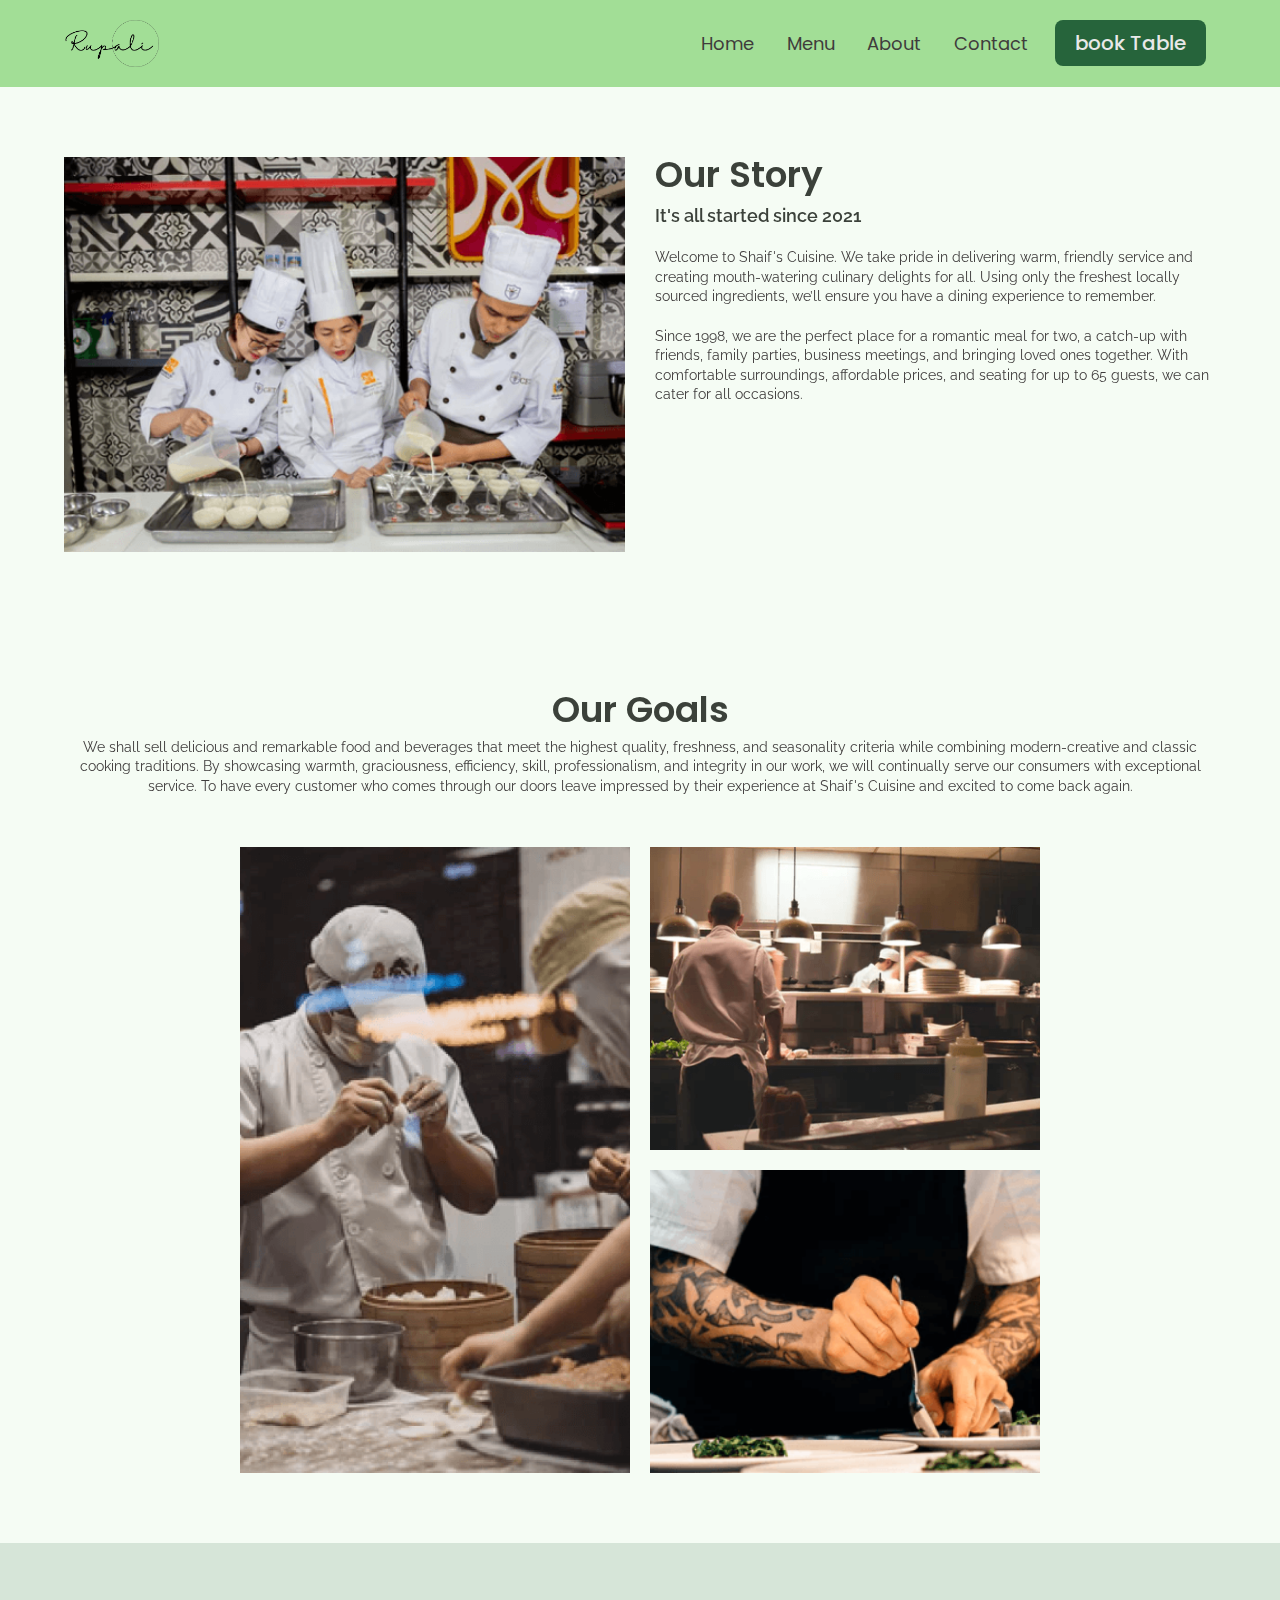
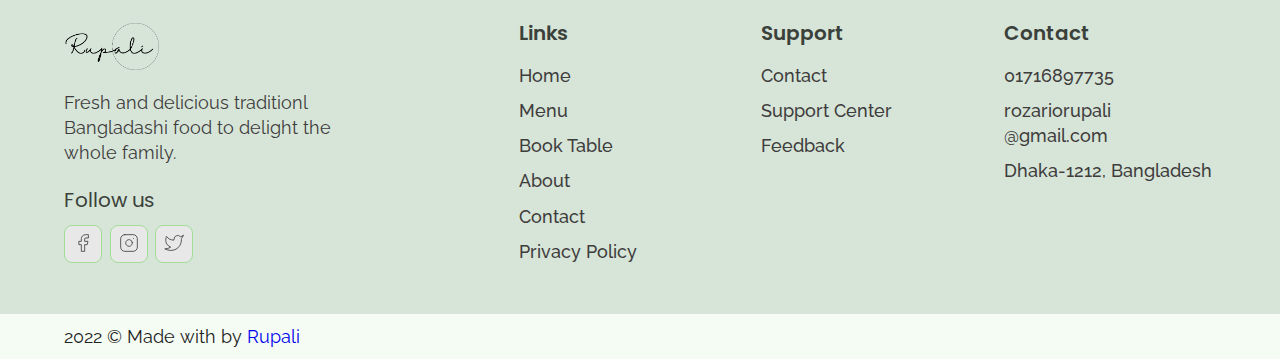
<file: about.html>
<!DOCTYPE html>
<html lang="en">
<head>
	<meta charset="UTF-8">
	<meta http-equiv="X-UA-Compatible" content="IE=edge">
	<meta name="viewport" content="width=device-width, initial-scale=1.0">
	<title>About | Rupali Rozario</title>

	<!-- Font awesome -->
	<link rel="stylesheet" href="https://cdnjs.cloudflare.com/ajax/libs/font-awesome/6.2.0/css/all.min.css"
		integrity="sha512-xh6O/CkQoPOWDdYTDqeRdPCVd1SpvCA9XXcUnZS2FmJNp1coAFzvtCN9BmamE+4aHK8yyUHUSCcJHgXloTyT2A=="
		crossorigin="anonymous" referrerpolicy="no-referrer" />

	<link rel="stylesheet" href="css/reset.css">
	<link rel="stylesheet" href="css/globalStyles.css">
	<link rel="stylesheet" href="css/components.css">
	<link rel="stylesheet" href="./about.css">

	<!--aos css-->
	<link rel="stylesheet" href="https://unpkg.com/aos@next/dist/aos.css" />
</head>
<body>
	<!-- nav section -->
	<div class="nav">
		<div class="container">
			<div class="nav__wrapper">
				<a href="./index.html" class="logo">
					<img src="./images/rupali-logo.png" alt="Rupali's Rozario" style="width: 95px;">
				</a>
				<nav>
					<div class="nav__icon">
						
						<svg xmlns="http://www.w3.org/2000/svg" width="24" height="24" viewBox="0 0 24 24" fill="none" stroke="currentColor" stroke-width="2" stroke-linecap="round" stroke-linejoin="round" class="feather feather-menu"><line x1="3" y1="12" x2="21" y2="12"></line><line x1="3" y1="6" x2="21" y2="6"></line><line x1="3" y1="18" x2="21" y2="18"></line></svg> 
					</div>
					<div class="nav__bgoverlay"></div>
					<ul class="nav__list">
						<div class="nav__close">
						<svg xmlns="http://www.w3.org/2000/svg" width="24" height="24" viewBox="0 0 24 24" fill="none" stroke="currentColor" stroke-width="2" stroke-linecap="round" stroke-linejoin="round" class="feather feather-x"><line x1="18" y1="6" x2="6" y2="18"></line><line x1="6" y1="6" x2="18" y2="18"></line></svg>
						</div>
					<div class="nav__list__wrapper">
						<li><a href="./index.html" class="nav__link">Home</a></li>
						<li><a href="./menu.html" class="nav__link">Menu</a></li>
						<li><a href="./about.html" class="nav__link">About</a></li>
						<li><a href="./contact.html" class="nav__link">Contact</a></li>
						<li><a href="./booking.html" class="btn primary-btn">book Table</a></li>

					</div>

					</ul>
				</nav>
			</div>
		</div>
	</div>
	<!-- end nav section -->
	<!--our story section-->
	<section id="ourStory" data-aos="fade-up">
		<div class="container" style="cursor: pointer;">
			<div class="ourStory__wrapper">
				<div class="ourStory__img">
					<img src="./images/ourStoryImg.png" alt="Rupali's Rozario">
				</div>
				<div class="ourStory__info">
					<h3 class="ourStory__title">
						Our Story
					</h3>
					<p class="ourStory__subtitle">
						It's all started since 2021
					</p>
					<p class="ourStory__text">
						Welcome to Shaif's Cuisine. We take pride in delivering warm, friendly service and creating mouth-watering culinary delights for all. Using only the freshest locally sourced ingredients, we’ll ensure you have a dining experience to remember.<br><br>

						Since 1998, we are the perfect place for a romantic meal for two, a catch-up with friends, family parties, business meetings, and bringing loved ones together. With comfortable surroundings, affordable prices, and seating for up to 65 guests, we can cater for all occasions.
					</p>
				</div>
			</div>
		</div>
	</section>
	<!--end our story section-->
	<!--our Goals-->
	<section id="ourGoals" data-aos="fade-down">
		<div class="container" style="cursor: pointer;">
			<div class="ourGoals__info">
				<h3 class="ourGoals__title">
					Our Goals
				</h3>
				<p class="ourGoals__text">
					We shall sell delicious and remarkable food and beverages that meet the highest quality, freshness, and seasonality criteria while combining modern-creative and classic cooking traditions. By showcasing warmth, graciousness, efficiency, skill, professionalism, and integrity in our work, we will continually serve our consumers with exceptional service. To have every customer who comes through our doors leave impressed by their experience at Shaif's Cuisine and excited to come back again.
				</p>
			</div>
			<div class="ourGoals__imgs__wrapper">
				<div class="ourGoals__img1">
					<img src="./images/ourGoals_img1.png" alt="img">
				</div>
				<div class="ourGoals__img2">
					<img src="./images/ourGoals_img2.png" alt="img">
				</div>
				<div class="ourGoals__img3">
					<img src="./images/ourGoals_img3.png" alt="img">
				</div>
			</div>
		</div>
	</section>
	<!--end our Goals-->
	<!--footer-->
	<footer>
	<div class="container" style="cursor: pointer;">
		<div class="footer__wrapper">
			<div class="footer__col1">
				<div class="footer__logo">
					<img src="./images/rupali-logo.png" alt="Rupali's Rozario" style="width: 95px;">
				</div>
				<p class="footer__desc">
				Fresh and delicious traditionl Bangladashi food to delight the whole family.	
				</p>
				<div class="footer__socials">
					<h4 class="footer__socials__title">Follow us</h4>
					<ol>
						<li>
							<a href="#">
							
							<svg xmlns="http://www.w3.org/2000/svg" width="24" height="24" viewBox="0 0 24 24" fill="none" stroke="currentColor" stroke-width="1" stroke-linecap="round" stroke-linejoin="round" class="feather feather-facebook"><path d="M18 2h-3a5 5 0 0 0-5 5v3H7v4h3v8h4v-8h3l1-4h-4V7a1 1 0 0 1 1-1h3z"></path></svg>	
							</a>
						</li>

						<li>
							<a href="#">
							
							<svg xmlns="http://www.w3.org/2000/svg" width="24" height="24" viewBox="0 0 24 24" fill="none" stroke="currentColor" stroke-width="1" stroke-linecap="round" stroke-linejoin="round" class="feather feather-instagram"><rect x="2" y="2" width="20" height="20" rx="5" ry="5"></rect><path d="M16 11.37A4 4 0 1 1 12.63 8 4 4 0 0 1 16 11.37z"></path><line x1="17.5" y1="6.5" x2="17.51" y2="6.5"></line></svg>	
							</a>
						</li>
						<li>
							<a href="#">
							
							<svg xmlns="http://www.w3.org/2000/svg" width="24" height="24" viewBox="0 0 24 24" fill="none" stroke="currentColor" stroke-width="1" stroke-linecap="round" stroke-linejoin="round" class="feather feather-twitter"><path d="M23 3a10.9 10.9 0 0 1-3.14 1.53 4.48 4.48 0 0 0-7.86 3v1A10.66 10.66 0 0 1 3 4s-4 9 5 13a11.64 11.64 0 0 1-7 2c9 5 20 0 20-11.5a4.5 4.5 0 0 0-.08-.83A7.72 7.72 0 0 0 23 3z"></path></svg>	
							</a>
						</li>
					</ol>
				</div>
			</div>
			<div class="footer__col2">
				<h3 class="footer__text__title">
					Links
				</h3>
				<ol class="footer__text">
					<li><a href="./index.html">Home</a></li>
					<li><a href="./menu.html">Menu</a></li>
					<li><a href="./booking.html">Book Table</a></li>
					<li><a href="./about.html">About</a></li>
					<li><a href="./contact.html">Contact</a></li>
					<li><a href="#">Privacy Policy </a></li>
				</ol>
			</div>
			<div class="footer__col3">
				<h3 class="footer__text__title">Support</h3>
				<ol class="footer__text">
					<li><a href="./contact.html">Contact</a></li>
					<li><a href="#">Support Center</a></li>
					<li><a href="#">Feedback</a></li>
					
				</ol>
			</div>
			<div class="footer__col4">
				<h3 class="footer__text__title">Contact</h3>
				<ol class="footer__text">
					<li><a href="tel:+880123">01716897735</a></li>
					<li><a href="rozariorupali @gmail.com">rozariorupali @gmail.com</a></li>
					<li><a href="#">Dhaka-1212, Bangladesh</a></li>
					
				</ol>
			</div>
		</div>
	</div>
</footer>


<div id="copyright">
	<div class="container" style="cursor: pointer;">
		<p class="copyright__text">
			<p class="m-0 text-center text-muted">2022  &copy; Made with <i class="fa-solid fa-heart" style="color:rgb(220, 25, 25);"></i> by <a href="https://github.com/rupalisisilia" target="_blank" class="">Rupali</a></p>	
		</p>
	</div>
</div>

	<!--end footer-->

	<!--aos script-->
	<script src="https://unpkg.com/aos@next/dist/aos.js"></script>
	<!--custom script-->
	<script src="./main.js"></script>	
</body>
</html>
</file>
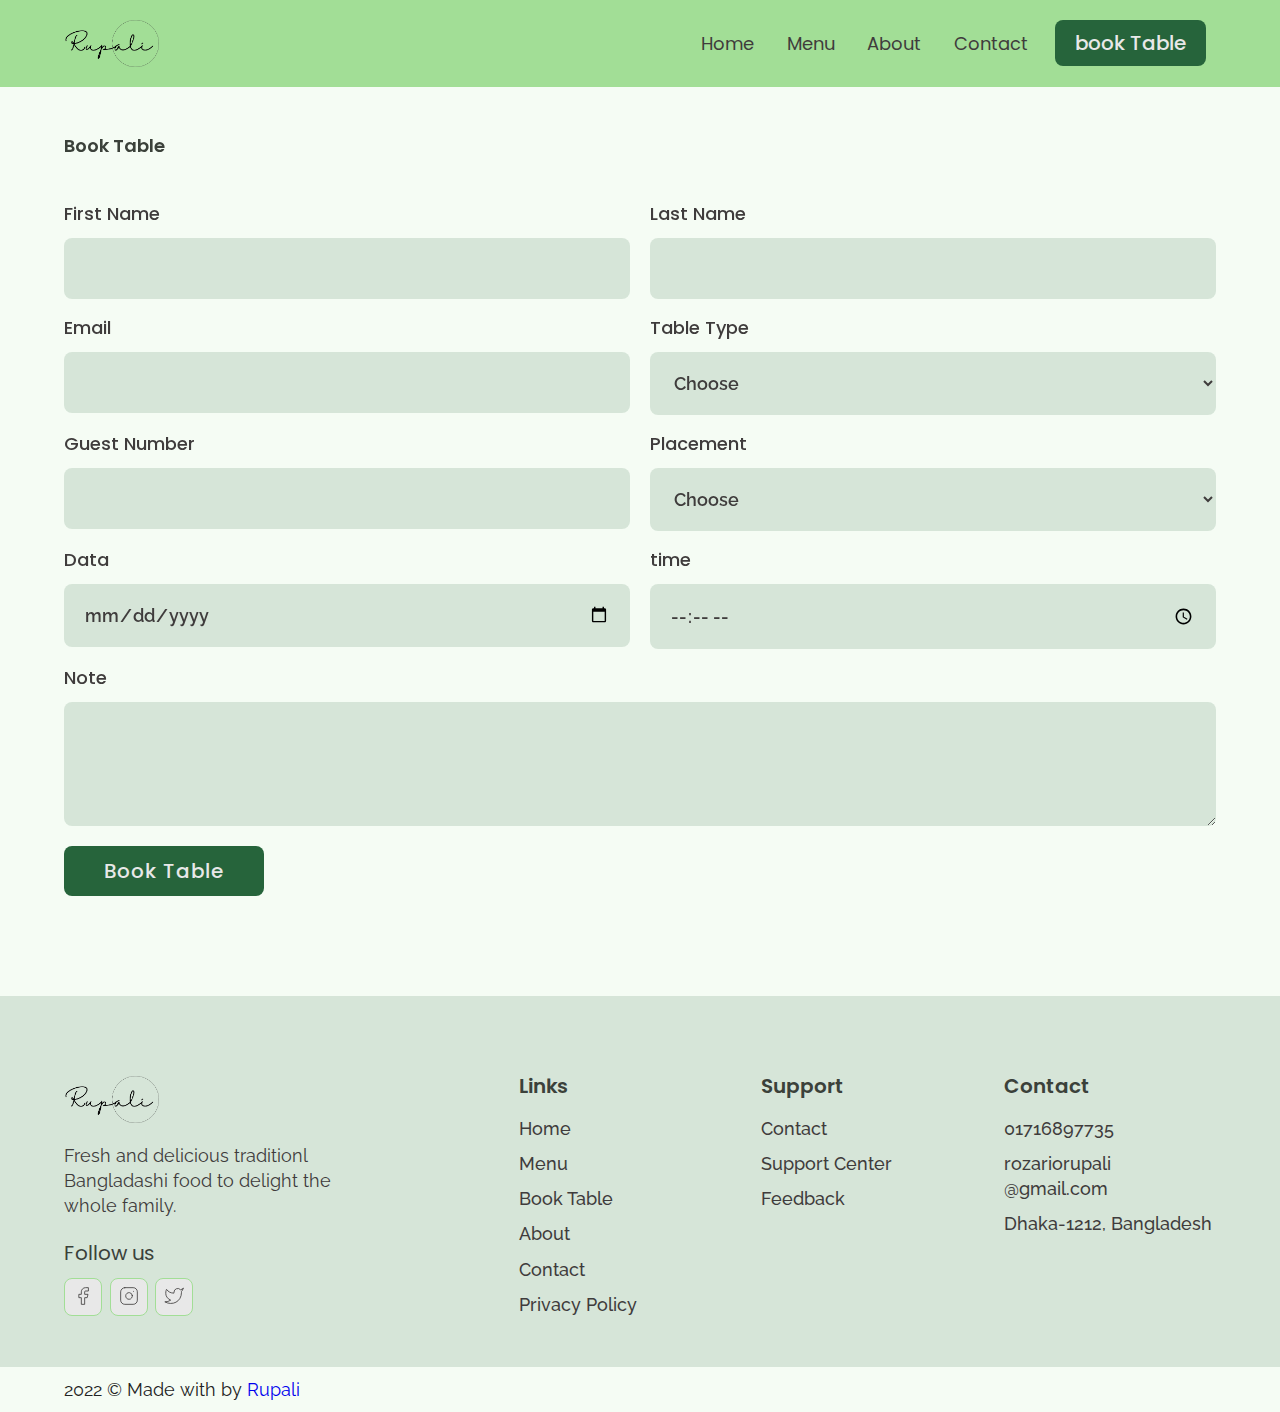
<file: booking.html>
<!DOCTYPE html>
<html lang="en">
<head>
	<meta charset="UTF-8">
	<meta http-equiv="X-UA-Compatible" content="IE=edge">
	<meta name="viewport" content="width=device-width, initial-scale=1.0">
	<title>Booking | Rupali Rozario</title>

	<!-- Font awesome -->
	<link rel="stylesheet" href="https://cdnjs.cloudflare.com/ajax/libs/font-awesome/6.2.0/css/all.min.css"
		integrity="sha512-xh6O/CkQoPOWDdYTDqeRdPCVd1SpvCA9XXcUnZS2FmJNp1coAFzvtCN9BmamE+4aHK8yyUHUSCcJHgXloTyT2A=="
		crossorigin="anonymous" referrerpolicy="no-referrer" />
		
	<link rel="stylesheet" href="css/reset.css">
	<link rel="stylesheet" href="css/globalStyles.css">
	<link rel="stylesheet" href="css/components.css">

	<!--aos css-->
	<link rel="stylesheet" href="https://unpkg.com/aos@next/dist/aos.css" />
</head>
<body>
	<!-- nav section -->
	<div class="nav">
		<div class="container">
			<div class="nav__wrapper">
				<a href="./index.html" class="logo">
					<img src="./images/rupali-logo.png" alt="Rupali's Rozario" style="width: 95px;">
				</a>
				<nav>
					<div class="nav__icon">
						
						<svg xmlns="http://www.w3.org/2000/svg" width="24" height="24" viewBox="0 0 24 24" fill="none" stroke="currentColor" stroke-width="2" stroke-linecap="round" stroke-linejoin="round" class="feather feather-menu"><line x1="3" y1="12" x2="21" y2="12"></line><line x1="3" y1="6" x2="21" y2="6"></line><line x1="3" y1="18" x2="21" y2="18"></line></svg> 
					</div>
					<div class="nav__bgoverlay"></div>
					<ul class="nav__list">
						<div class="nav__close">
						<svg xmlns="http://www.w3.org/2000/svg" width="24" height="24" viewBox="0 0 24 24" fill="none" stroke="currentColor" stroke-width="2" stroke-linecap="round" stroke-linejoin="round" class="feather feather-x"><line x1="18" y1="6" x2="6" y2="18"></line><line x1="6" y1="6" x2="18" y2="18"></line></svg>
						</div>
					<div class="nav__list__wrapper">
						<li><a href="./index.html" class="nav__link">Home</a></li>
						<li><a href="./menu.html" class="nav__link">Menu</a></li>
						<li><a href="./about.html" class="nav__link">About</a></li>
						<li><a href="./contact.html" class="nav__link">Contact</a></li>
						<li><a href="./booking.html" class="btn primary-btn">book Table</a></li>

					</div>

					</ul>
				</nav>
			</div>
		</div>
	</div>
	<!-- end nav section -->
	<!--booking section-->
	<section id="form" data-aos="fade-up">
		<div class="container" style="cursor: pointer;">
			<h3 class="form__title">Book Table</h3>
			<div class="form__wrapper">
				<form>
					<div class="form__group">
						<label for="firstName">First Name</label>
						<input type="text" id="firstName" name="first_name" required>
					</div>
					<div class="form__group">
						<label for="last">Last Name</label>
						<input type="text" id="lastname" name="last_name" required>
					</div>
					<div class="form__group">
						<label for="email">Email</label>
						<input type="email" id="email" name="email" required>
					</div>
					<div class="form__group">
						<label for="tableType">Table Type</label>
						<select name="table_type" id="tableType" required>
						<option selected disabled>Choose</option>
						<option value="small">Small (2 persons)</option>
						<option value="medium">Medium (4 persons)</option>
						<option value="large">Large (6 persons)</option>
						</select>
					</div>
					<div class="form__group">
						<label for="guestNumber">Guest Number</label>
						<input type="number" id="guestNumber" name="guest_Number" min="1" max="10" required>	
					</div>
					<div class="form__group">
						<label for="placement">Placement</label>
						<select name="placement" id="placement" required>
						<option selected disabled>Choose</option>
						<option value="outdoor">Outdoor</option>
						<option value="indoor">Indoor</option>
						<option value="rooftop">Rooftop</option>
						</select>
					</div>
					<div class="form__group">
						<label for="data">Data</label>
						<input type="date" id="data" name="data" required>
					</div>
					<div class="form__group">
						<label for="time">time</label>
						<input type="time" id="data" name="time" required>
					</div>
					<div class="form__group form__group__full">
						<label for="note">Note</label>
						<textarea name="note" id="note" rows="4" required></textarea>
					</div>
					<button type="submit" class="btn primary-btn">Book Table</button>
				</form>
			</div>
		</div>
	</section>
	<!--end booking section-->

	<!--footer-->
	<footer>
	<div class="container" style="cursor: pointer;">
		<div class="footer__wrapper">
			<div class="footer__col1">
				<div class="footer__logo">
					<img src="./images/rupali-logo.png" alt="Rupali's Rozario" style="width: 95px;">
				</div>
				<p class="footer__desc">
				Fresh and delicious traditionl Bangladashi food to delight the whole family.	
				</p>
				<div class="footer__socials">
					<h4 class="footer__socials__title">Follow us</h4>
					<ol>
						<li>
							<a href="#">
							
							<svg xmlns="http://www.w3.org/2000/svg" width="24" height="24" viewBox="0 0 24 24" fill="none" stroke="currentColor" stroke-width="1" stroke-linecap="round" stroke-linejoin="round" class="feather feather-facebook"><path d="M18 2h-3a5 5 0 0 0-5 5v3H7v4h3v8h4v-8h3l1-4h-4V7a1 1 0 0 1 1-1h3z"></path></svg>	
							</a>
						</li>

						<li>
							<a href="#">
							
							<svg xmlns="http://www.w3.org/2000/svg" width="24" height="24" viewBox="0 0 24 24" fill="none" stroke="currentColor" stroke-width="1" stroke-linecap="round" stroke-linejoin="round" class="feather feather-instagram"><rect x="2" y="2" width="20" height="20" rx="5" ry="5"></rect><path d="M16 11.37A4 4 0 1 1 12.63 8 4 4 0 0 1 16 11.37z"></path><line x1="17.5" y1="6.5" x2="17.51" y2="6.5"></line></svg>	
							</a>
						</li>
						<li>
							<a href="#">
							
							<svg xmlns="http://www.w3.org/2000/svg" width="24" height="24" viewBox="0 0 24 24" fill="none" stroke="currentColor" stroke-width="1" stroke-linecap="round" stroke-linejoin="round" class="feather feather-twitter"><path d="M23 3a10.9 10.9 0 0 1-3.14 1.53 4.48 4.48 0 0 0-7.86 3v1A10.66 10.66 0 0 1 3 4s-4 9 5 13a11.64 11.64 0 0 1-7 2c9 5 20 0 20-11.5a4.5 4.5 0 0 0-.08-.83A7.72 7.72 0 0 0 23 3z"></path></svg>	
							</a>
						</li>
					</ol>
				</div>
			</div>
			<div class="footer__col2">
				<h3 class="footer__text__title">
					Links
				</h3>
				<ol class="footer__text">
					<li><a href="./index.html">Home</a></li>
					<li><a href="./menu.html">Menu</a></li>
					<li><a href="./booking.html">Book Table</a></li>
					<li><a href="./about.html">About</a></li>
					<li><a href="./contact.html">Contact</a></li>
					<li><a href="#">Privacy Policy </a></li>
				</ol>
			</div>
			<div class="footer__col3">
				<h3 class="footer__text__title">Support</h3>
				<ol class="footer__text">
					<li><a href="./contact.html">Contact</a></li>
					<li><a href="#">Support Center</a></li>
					<li><a href="#">Feedback</a></li>
					
				</ol>
			</div>
			<div class="footer__col4">
				<h3 class="footer__text__title">Contact</h3>
				<ol class="footer__text">
					<li><a href="tel:+880123">01716897735</a></li>
					<li><a href="rozariorupali @gmail.com">rozariorupali @gmail.com</a></li>
					<li><a href="#">Dhaka-1212, Bangladesh</a></li>
					
				</ol>
			</div>
		</div>
	</div>
</footer>


<div id="copyright">
	<div class="container" style="cursor: pointer;">
		<p class="copyright__text">
			<p class="m-0 text-center text-muted">2022  &copy; Made with <i class="fa-solid fa-heart" style="color:rgb(220, 25, 25);"></i> by <a href="https://github.com/rupalisisilia" target="_blank" class="">Rupali</a></p>	
		</p>
	</div>
</div>

	<!--end footer-->

	<!--aos script-->
	<script src="https://unpkg.com/aos@next/dist/aos.js"></script>
	<!--custom script-->
	<script src="./main.js"></script>	
</body>
</html>
</file>
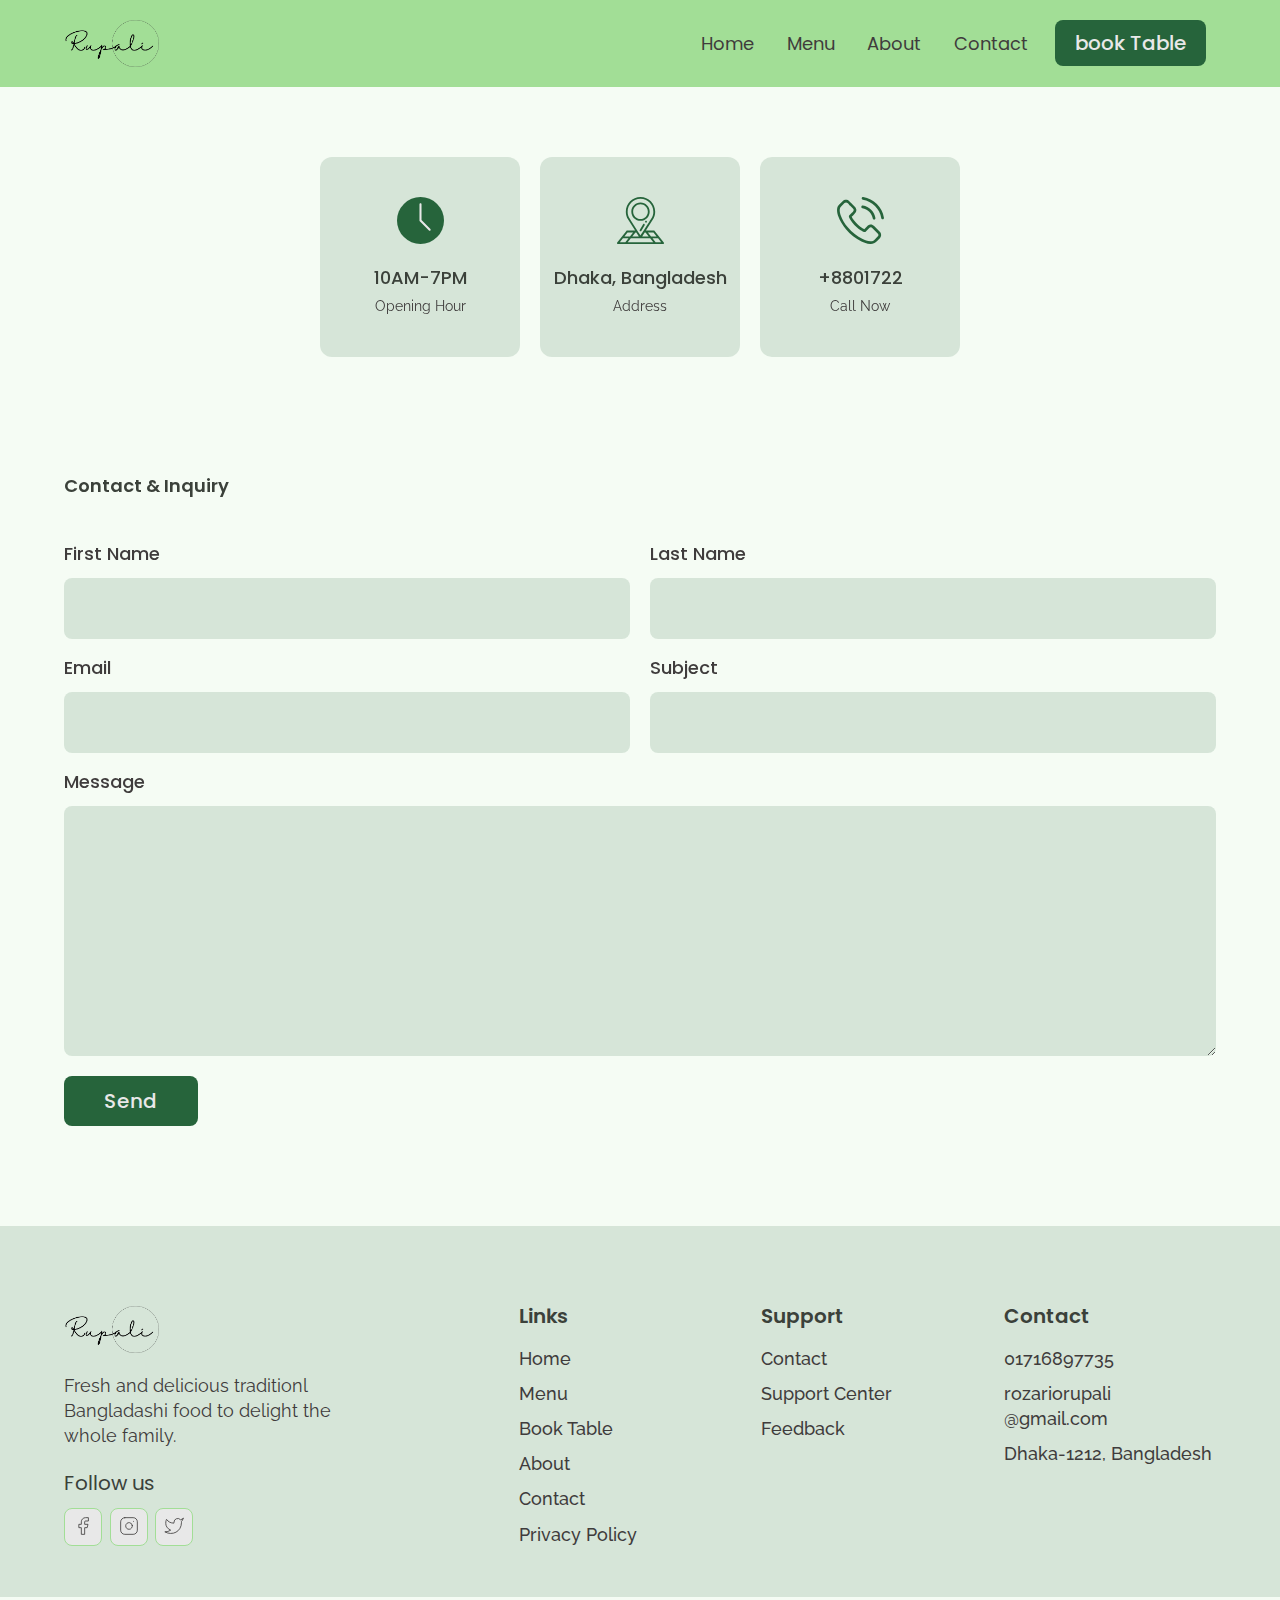
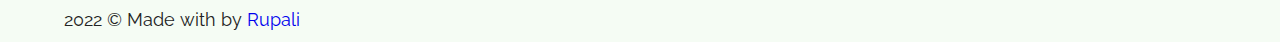
<file: contact.html>
<!DOCTYPE html>
<html lang="en">
<head>
	<meta charset="UTF-8">
	<meta http-equiv="X-UA-Compatible" content="IE=edge">
	<meta name="viewport" content="width=device-width, initial-scale=1.0">
	<title>Contact | Rupali Rozario</title>

	<!-- Font awesome -->
	<link rel="stylesheet" href="https://cdnjs.cloudflare.com/ajax/libs/font-awesome/6.2.0/css/all.min.css"
		integrity="sha512-xh6O/CkQoPOWDdYTDqeRdPCVd1SpvCA9XXcUnZS2FmJNp1coAFzvtCN9BmamE+4aHK8yyUHUSCcJHgXloTyT2A=="
		crossorigin="anonymous" referrerpolicy="no-referrer" />


	<link rel="stylesheet" href="css/reset.css">
	<link rel="stylesheet" href="css/globalStyles.css">
	<link rel="stylesheet" href="css/components.css">

	<!--aos css-->
	<link rel="stylesheet" href="https://unpkg.com/aos@next/dist/aos.css" />
</head>
<body>
	<!-- nav section -->
	<div class="nav">
		<div class="container">
			<div class="nav__wrapper">
				<a href="./index.html" class="logo">
					<img src="./images/rupali-logo.png" alt="Rupali's Rozario" style="width: 95px;">
				</a>
				<nav>
					<div class="nav__icon">
						
						<svg xmlns="http://www.w3.org/2000/svg" width="24" height="24" viewBox="0 0 24 24" fill="none" stroke="currentColor" stroke-width="2" stroke-linecap="round" stroke-linejoin="round" class="feather feather-menu"><line x1="3" y1="12" x2="21" y2="12"></line><line x1="3" y1="6" x2="21" y2="6"></line><line x1="3" y1="18" x2="21" y2="18"></line></svg> 
					</div>
					<div class="nav__bgoverlay"></div>
					<ul class="nav__list">
						<div class="nav__close">
						<svg xmlns="http://www.w3.org/2000/svg" width="24" height="24" viewBox="0 0 24 24" fill="none" stroke="currentColor" stroke-width="2" stroke-linecap="round" stroke-linejoin="round" class="feather feather-x"><line x1="18" y1="6" x2="6" y2="18"></line><line x1="6" y1="6" x2="18" y2="18"></line></svg>
						</div>
					<div class="nav__list__wrapper">
						<li><a href="./index.html" class="nav__link">Home</a></li>
						<li><a href="./menu.html" class="nav__link">Menu</a></li>
						<li><a href="./about.html" class="nav__link">About</a></li>
						<li><a href="./contact.html" class="nav__link">Contact</a></li>
						<li><a href="./booking.html" class="btn primary-btn">book Table</a></li>

					</div>

					</ul>
				</nav>
			</div>
		</div>
	</div>
	<!-- end nav section -->
	<!--storeInfo section-->
	<section id="storeInfo" data-aos="fade-up">
		<div class="container" style="cursor: pointer;">
			<div class="storeInfo__wrapper">
				<div class="storeInfo__item">
					<div class="storeInfo__icon">
						<img src="./images/wall-clock-icon.svg" alt="icon">
					</div>
					<h3 class="storeInfo__title">
						10AM-7PM
					</h3>
					<p class="storeInfo__text">
						Opening Hour
					</p>
				</div>
				<div class="storeInfo__item">
					<div class="storeInfo__icon">
						<img src="./images/address-icon.svg" alt="icon">
					</div>
					<h3 class="storeInfo__title">
						Dhaka, Bangladesh
					</h3>
					<p class="storeInfo__text">
						Address
					</p>
				</div>
				<div class="storeInfo__item">
					<div class="storeInfo__icon">
						<img src="./images/phone-icon.svg" alt="icon">
					</div>
					<h3 class="storeInfo__title">
						+8801722
					</h3>
					<p class="storeInfo__text">
						Call Now
					</p>
				</div>
			</div>
		</div>
	</section>
	<!--end storeInfo section-->
	<!--contact Form section-->
	<section id="form" data-aos="fade-down">
		<div class="container" style="cursor: pointer;">
			<h3 class="form__title">Contact & Inquiry</h3>
			<div class="form__wrapper">
				<form>
					<div class="form__group">
						<label for="firstName">First Name</label>
						<input type="text" id="firstName" name="first_name" required>
					</div>
					<div class="form__group">
						<label for="last">Last Name</label>
						<input type="text" id="lastname" name="last_name" required>
					</div>
					<div class="form__group">
						<label for="email">Email</label>
						<input type="email" id="email" name="email" required>
					</div>
					<div class="form__group">
						<label for="subject">Subject</label>
						<input type="text" id="subject" name="subject" required>
					</div>
					<div class="form__group form__group__full">
						<label for="message">Message</label>
						<textarea name="message" id="message" cols="30" rows="10" required></textarea>
					</div>
					<button type="submit" class="btn primary-btn">Send</button>
				</form>
			</div>
		</div>
	</section>
	<!--end contact Form section-->
	<!--footer-->
	<footer>
	<div class="container" style="cursor: pointer;">
		<div class="footer__wrapper">
			<div class="footer__col1">
				<div class="footer__logo">
					<img src="./images/rupali-logo.png" alt="Rupali's Rozario" style="width: 95px;">
				</div>
				<p class="footer__desc">
				Fresh and delicious traditionl Bangladashi food to delight the whole family.	
				</p>
				<div class="footer__socials">
					<h4 class="footer__socials__title">Follow us</h4>
					<ol>
						<li>
							<a href="#">
							
							<svg xmlns="http://www.w3.org/2000/svg" width="24" height="24" viewBox="0 0 24 24" fill="none" stroke="currentColor" stroke-width="1" stroke-linecap="round" stroke-linejoin="round" class="feather feather-facebook"><path d="M18 2h-3a5 5 0 0 0-5 5v3H7v4h3v8h4v-8h3l1-4h-4V7a1 1 0 0 1 1-1h3z"></path></svg>	
							</a>
						</li>

						<li>
							<a href="#">
							
							<svg xmlns="http://www.w3.org/2000/svg" width="24" height="24" viewBox="0 0 24 24" fill="none" stroke="currentColor" stroke-width="1" stroke-linecap="round" stroke-linejoin="round" class="feather feather-instagram"><rect x="2" y="2" width="20" height="20" rx="5" ry="5"></rect><path d="M16 11.37A4 4 0 1 1 12.63 8 4 4 0 0 1 16 11.37z"></path><line x1="17.5" y1="6.5" x2="17.51" y2="6.5"></line></svg>	
							</a>
						</li>
						<li>
							<a href="#">
							
							<svg xmlns="http://www.w3.org/2000/svg" width="24" height="24" viewBox="0 0 24 24" fill="none" stroke="currentColor" stroke-width="1" stroke-linecap="round" stroke-linejoin="round" class="feather feather-twitter"><path d="M23 3a10.9 10.9 0 0 1-3.14 1.53 4.48 4.48 0 0 0-7.86 3v1A10.66 10.66 0 0 1 3 4s-4 9 5 13a11.64 11.64 0 0 1-7 2c9 5 20 0 20-11.5a4.5 4.5 0 0 0-.08-.83A7.72 7.72 0 0 0 23 3z"></path></svg>	
							</a>
						</li>
					</ol>
				</div>
			</div>
			<div class="footer__col2">
				<h3 class="footer__text__title">
					Links
				</h3>
				<ol class="footer__text">
					<li><a href="./index.html">Home</a></li>
					<li><a href="./menu.html">Menu</a></li>
					<li><a href="./booking.html">Book Table</a></li>
					<li><a href="./about.html">About</a></li>
					<li><a href="./contact.html">Contact</a></li>
					<li><a href="#">Privacy Policy </a></li>
				</ol>
			</div>
			<div class="footer__col3">
				<h3 class="footer__text__title">Support</h3>
				<ol class="footer__text">
					<li><a href="./contact.html">Contact</a></li>
					<li><a href="#">Support Center</a></li>
					<li><a href="#">Feedback</a></li>
					
				</ol>
			</div>
			<div class="footer__col4">
				<h3 class="footer__text__title">Contact</h3>
				<ol class="footer__text">
					<li><a href="tel:+880123">01716897735</a></li>
					<li><a href="rozariorupali @gmail.com">rozariorupali @gmail.com</a></li>
					<li><a href="#">Dhaka-1212, Bangladesh</a></li>
					
				</ol>
			</div>
		</div>
	</div>
</footer>


<div id="copyright">
	<div class="container" style="cursor: pointer;">
		<p class="copyright__text">
			<p class="m-0 text-center text-muted">2022  &copy; Made with <i class="fa-solid fa-heart" style="color:rgb(220, 25, 25);"></i> by <a href="https://github.com/rupalisisilia" target="_blank" class="">Rupali</a></p>	
		</p>
	</div>
</div>

	<!--end footer-->

	<!--aos script-->
	<script src="https://unpkg.com/aos@next/dist/aos.js"></script>
	<!--custom script-->
	<script src="./main.js"></script>	
</body>
</html>
</file>
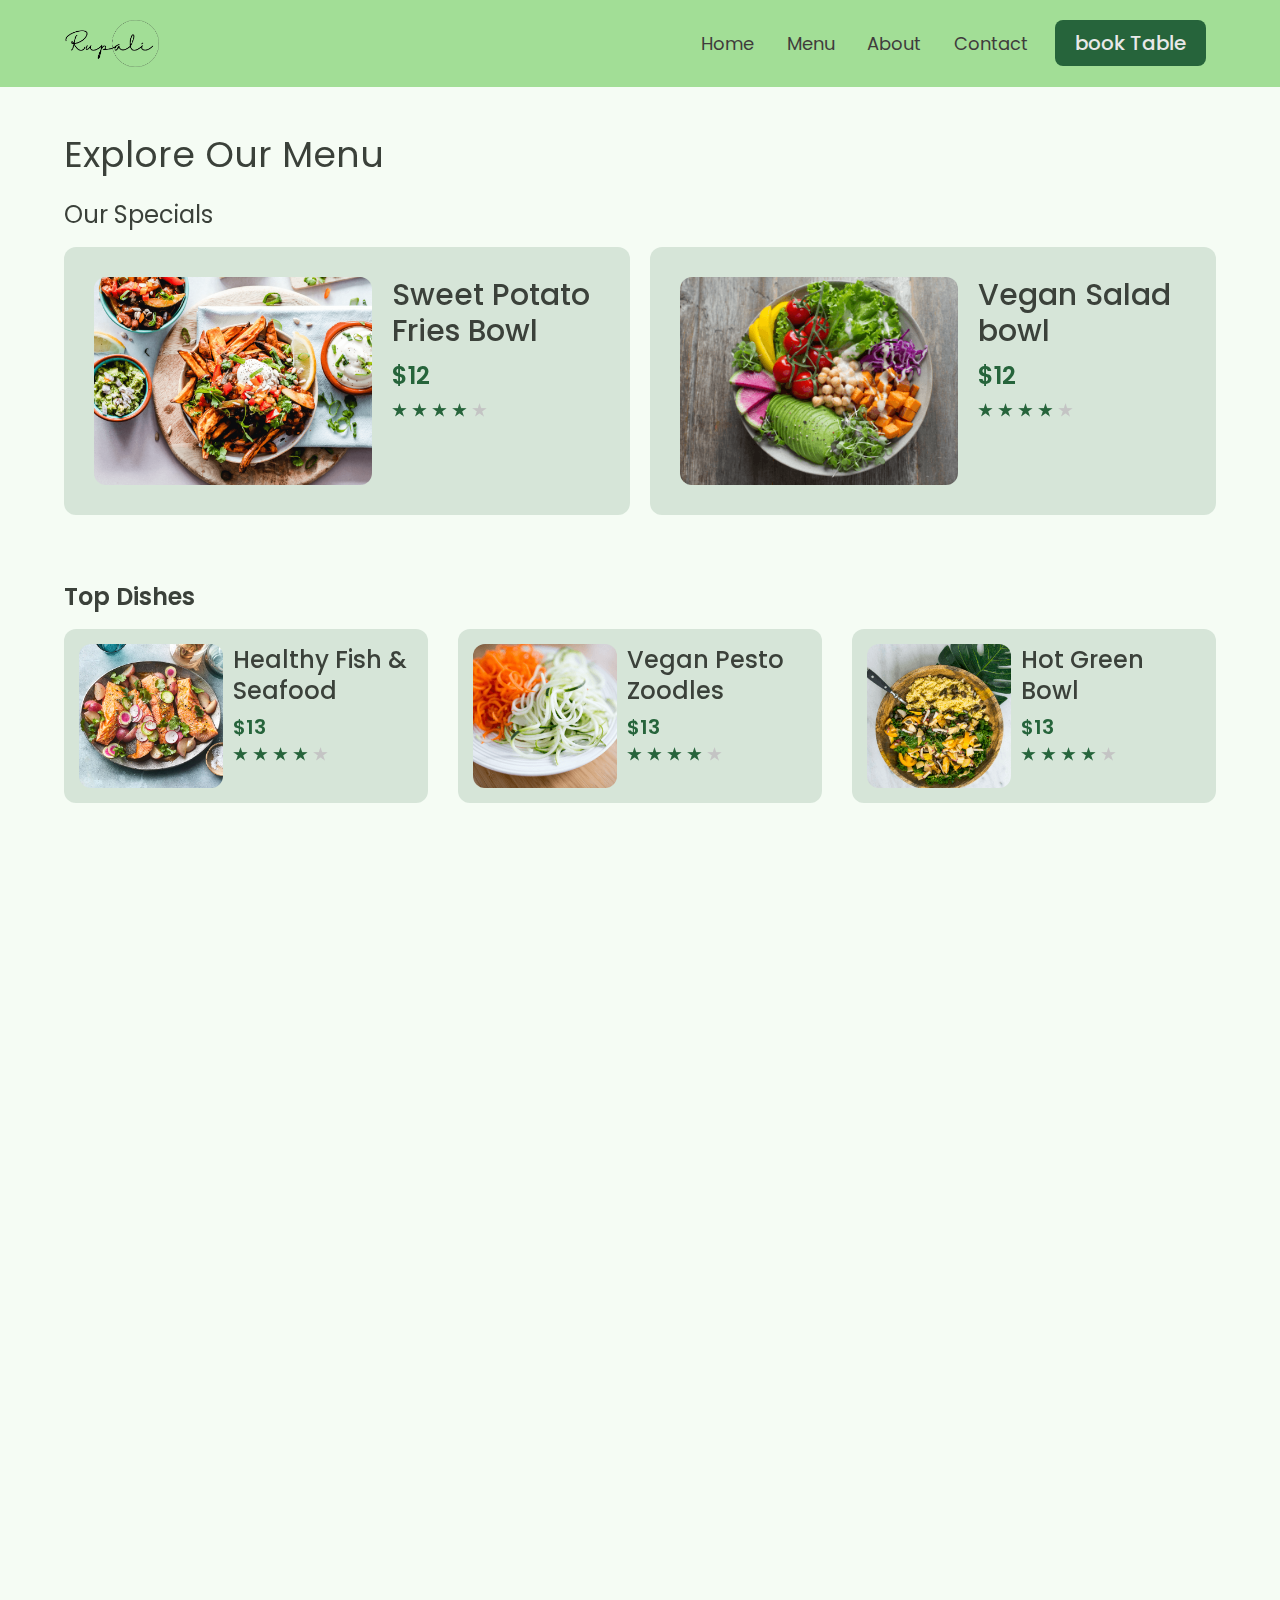
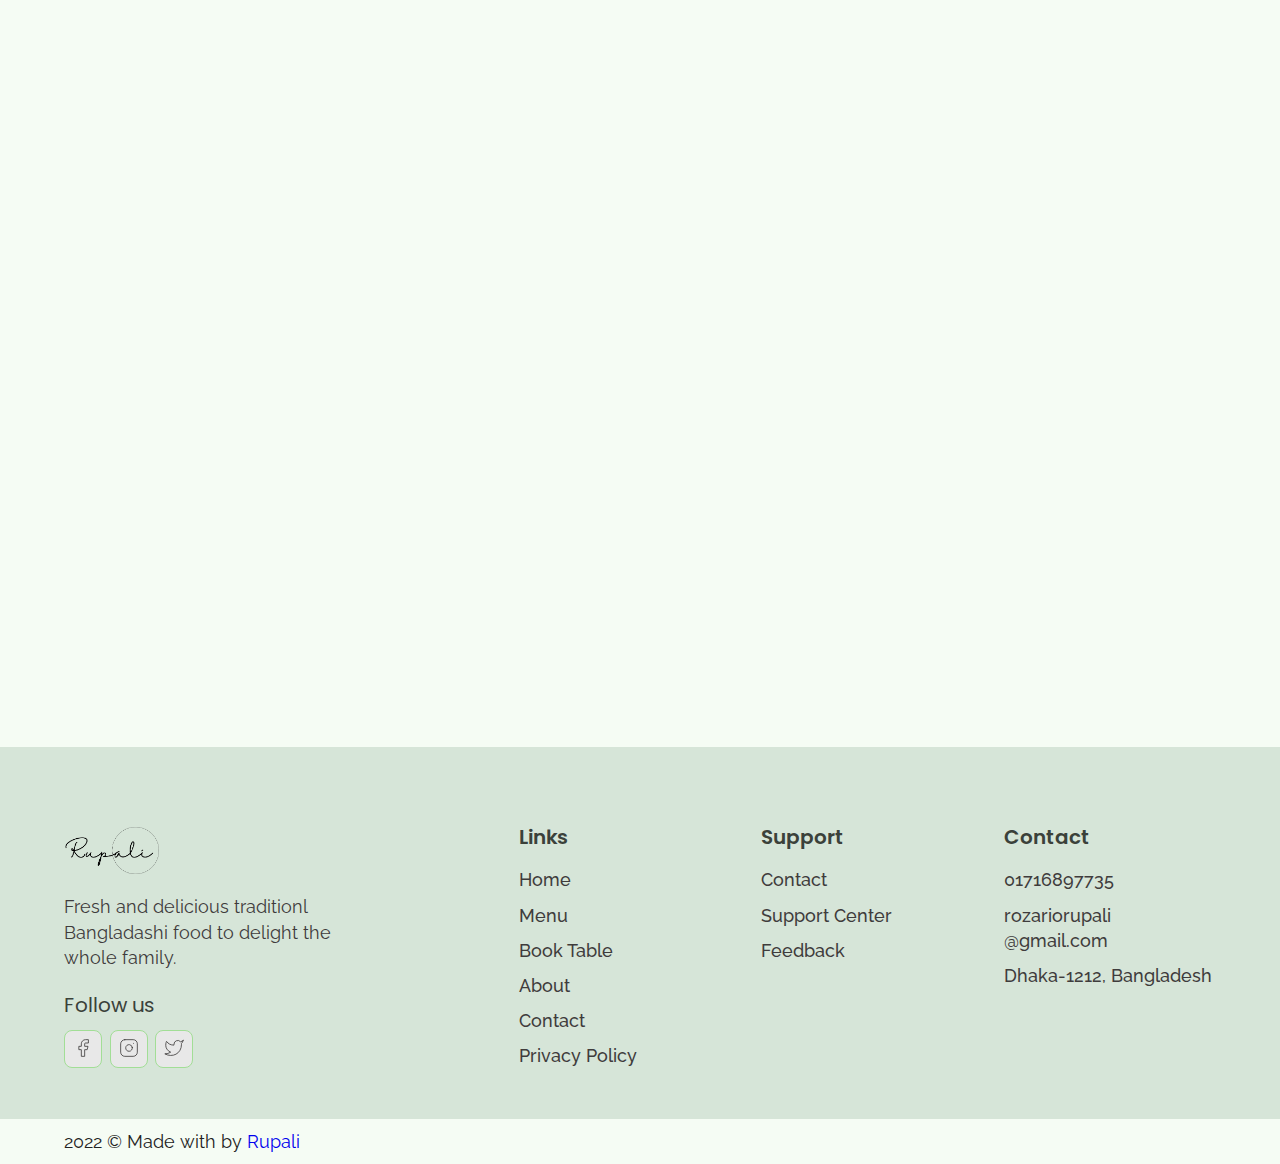
<file: menu.html>
<!DOCTYPE html>
<html lang="en">
<head>
	<meta charset="UTF-8">
	<meta http-equiv="X-UA-Compatible" content="IE=edge">
	<meta name="viewport" content="width=device-width, initial-scale=1.0">
	<title>Menu | Rupali Rozario</title>

	<!-- Font awesome -->
	<link rel="stylesheet" href="https://cdnjs.cloudflare.com/ajax/libs/font-awesome/6.2.0/css/all.min.css"
		integrity="sha512-xh6O/CkQoPOWDdYTDqeRdPCVd1SpvCA9XXcUnZS2FmJNp1coAFzvtCN9BmamE+4aHK8yyUHUSCcJHgXloTyT2A=="
		crossorigin="anonymous" referrerpolicy="no-referrer" />

	<link rel="stylesheet" href="css/reset.css">
	<link rel="stylesheet" href="css/globalStyles.css">
	<link rel="stylesheet" href="css/components.css">
	<link rel="stylesheet" href="css/menu.css">

	<!--aos css-->
	<link rel="stylesheet" href="https://unpkg.com/aos@next/dist/aos.css" />
</head>
<body>
	<!-- nav section -->
	<div class="nav">
		<div class="container">
			<div class="nav__wrapper">
				<a href="./index.html" class="logo">
					<img src="./images/rupali-logo.png" alt="Rupali's Rozario" style="width: 95px;">
				</a>
				<nav>
					<div class="nav__icon">
						
						<svg xmlns="http://www.w3.org/2000/svg" width="24" height="24" viewBox="0 0 24 24" fill="none" stroke="currentColor" stroke-width="2" stroke-linecap="round" stroke-linejoin="round" class="feather feather-menu"><line x1="3" y1="12" x2="21" y2="12"></line><line x1="3" y1="6" x2="21" y2="6"></line><line x1="3" y1="18" x2="21" y2="18"></line></svg> 
					</div>
					<div class="nav__bgoverlay"></div>
					<ul class="nav__list">
						<div class="nav__close">
						<svg xmlns="http://www.w3.org/2000/svg" width="24" height="24" viewBox="0 0 24 24" fill="none" stroke="currentColor" stroke-width="2" stroke-linecap="round" stroke-linejoin="round" class="feather feather-x"><line x1="18" y1="6" x2="6" y2="18"></line><line x1="6" y1="6" x2="18" y2="18"></line></svg>
						</div>
						<div class="nav__list__wrapper">
						<li><a href="./index.html" class="nav__link">Home</a></li>
						<li><a href="./menu.html" class="nav__link">Menu</a></li>
						<li><a href="./about.html" class="nav__link">About</a></li>
						<li><a href="./contact.html" class="nav__link">Contact</a></li>
						<li><a href="./booking.html" class="btn primary-btn">book Table</a></li>

						</div>
					</ul>
				</nav>
			</div>
		</div>
	</div>
	<!-- end nav section -->
	<!--page title-->
	<section id="page__title" data-aos="fade-up">
		<div class="container" style="cursor: pointer;">
			<h2 class="page__title__text">
				Explore Our Menu
			</h2>
		</div>
	</section>
	<!--end page title-->
	<!--Our Specials section-->
	<section id="ourSpecials" data-aos="fade-up">
		<div class="container" style="cursor: pointer;">
			<h3 class="ourSpecials__title">Our Specials</h3>
			<div class="ourSpecials__wrapper">
				<div class="ourSpecials__item">
					<div class="ourSpecials__item__img">
						<img src="./images/food-3.png" alt="food">
					</div>
					<div class="ourSpecials__item__info">
						<h3 class="ourSpecials__item__title">
							Sweet Potato Fries Bowl	
						</h3>
						<h4 class="ourSpecials__item__price">$12</h4>
						<div class="ourSpecials__item__stars">
							<img src="./images/3star.png" alt="stars">
						</div>
					</div>
				</div>
				<div class="ourSpecials__item">
					<div class="ourSpecials__item__img">
						<img src="./images/food-1.png" alt="food">
					</div>
					<div class="ourSpecials__item__info">
						<h3 class="ourSpecials__item__title">
							Vegan Salad bowl	
						</h3>
						<h4 class="ourSpecials__item__price">$12</h4>
						<div class="ourSpecials__item__stars">
							<img src="./images/3star.png" alt="stars">
						</div>
					</div>
				</div>
			</div>
		</div>
	</section>
	<!--end Our Specials section-->
	<!-- Top Dishes -->
	<section id="dishGrid" data-aos="fade-up">
		<div class="container" style="cursor: pointer;">
			<h2 class="dishGrid__title">
				Top Dishes
			</h2>
			<div class="dishGrid__wrapper">
				<div class="dishGrid__item">
					<div class="dishGrid__item__img">
						<img src="./images/maindishe1.png" alt="food img">
					</div>
					<div class="dishGrid__item__info">
						<h3 class="dishGrid__item__title">
							Healthy Fish & Seafood
						</h3>
						<h3 class="dishGrid__item__price">$13</h3>
						<div class="dishGrid__item__stars">
							<img src="./images/3star.png" alt="3 stars">
						</div>
					</div>
				</div>
				<div class="dishGrid__item">
					<div class="dishGrid__item__img">
						<img src="./images/food-2.png" alt="food img">
					</div>
					<div class="dishGrid__item__info">
						<h3 class="dishGrid__item__title">
							
						    Vegan Pesto Zoodles
						</h3>
						<h3 class="dishGrid__item__price">$13</h3>
						<div class="dishGrid__item__stars">
							<img src="./images/3star.png" alt="3 stars">
						</div>
					</div>
				</div>
				<div class="dishGrid__item">
					<div class="dishGrid__item__img">
						<img src="./images/food-7.png" alt="food img">
					</div>
					<div class="dishGrid__item__info">
						<h3 class="dishGrid__item__title">
							
							Hot Green Bowl
						</h3>
						<h3 class="dishGrid__item__price">$13</h3>
						<div class="dishGrid__item__stars">
							<img src="./images/3star.png" alt="3 stars">
						</div>
					</div>
				</div>
			</div>
		</div>
	</section>
	<!-- end Top Dishes -->
	<!-- Breakfast -->
	<section id="dishGrid" data-aos="fade-up">
		<div class="container" style="cursor: pointer;">
			<h2 class="dishGrid__title">
				Breakfast
			</h2>
			<div class="dishGrid__wrapper">
				<div class="dishGrid__item">
					<div class="dishGrid__item__img">
						<img src="./images/breakfast.png" alt="food img">
					</div>
					<div class="dishGrid__item__info">
						<h3 class="dishGrid__item__title">
							Bread & Jum
						</h3>
						<h3 class="dishGrid__item__price">$13</h3>
						<div class="dishGrid__item__stars">
							<img src="./images/3star.png" alt="3 stars">
						</div>
					</div>
				</div>
				<div class="dishGrid__item">
					<div class="dishGrid__item__img">
						<img src="./images/breakfast1.png" alt="food img">
					</div>
					<div class="dishGrid__item__info">
						<h3 class="dishGrid__item__title">
							Chess-Bread
						</h3>
						<h3 class="dishGrid__item__price">$13</h3>
						<div class="dishGrid__item__stars">
							<img src="./images/3star.png" alt="3 stars">
						</div>
					</div>
				</div>
				<div class="dishGrid__item">
					<div class="dishGrid__item__img">
						<img src="./images/food-1.png" alt="food img">
					</div>
					<div class="dishGrid__item__info">
						<h3 class="dishGrid__item__title">
							Vegan Salad bowl
						</h3>
						<h3 class="dishGrid__item__price">$13</h3>
						<div class="dishGrid__item__stars">
							<img src="./images/3star.png" alt="3 stars">
						</div>
					</div>
				</div>
				<div class="dishGrid__item">
					<div class="dishGrid__item__img">
						<img src="./images/food-2.png" alt="food img">
					</div>
					<div class="dishGrid__item__info">
						<h3 class="dishGrid__item__title">
							
						    Vegan Pesto Zoodles
						</h3>
						<h3 class="dishGrid__item__price">$13</h3>
						<div class="dishGrid__item__stars">
							<img src="./images/3star.png" alt="3 stars">
						</div>
					</div>
				</div>
				<div class="dishGrid__item">
					<div class="dishGrid__item__img">
						<img src="./images/food-7.png" alt="food img">
					</div>
					<div class="dishGrid__item__info">
						<h3 class="dishGrid__item__title">
							
							Hot Green Bowl
						</h3>
						<h3 class="dishGrid__item__price">$13</h3>
						<div class="dishGrid__item__stars">
							<img src="./images/3star.png" alt="3 stars">
						</div>
					</div>
				</div>
			</div>
		</div>
	</section>
	<!-- end of Breakfast -->
	<!-- Lunch -->
	<section id="dishGrid" data-aos="fade-up">
		<div class="container" style="cursor: pointer;">
			<h2 class="dishGrid__title">
				Lunch
			</h2>
			<div class="dishGrid__wrapper">
				<div class="dishGrid__item">
					<div class="dishGrid__item__img">
						<img src="./images/lunch.png" alt="food img">
					</div>
					<div class="dishGrid__item__info">
						<h3 class="dishGrid__item__title">
							Rice-Bool
						</h3>
						<h3 class="dishGrid__item__price">$13</h3>
						<div class="dishGrid__item__stars">
							<img src="./images/3star.png" alt="3 stars">
						</div>
					</div>
				</div>
				<div class="dishGrid__item">
					<div class="dishGrid__item__img">
						<img src="./images/lunch1.png" alt="food img">
					</div>
					<div class="dishGrid__item__info">
						<h3 class="dishGrid__item__title">
							potatos-Beak
						</h3>
						<h3 class="dishGrid__item__price">$13</h3>
						<div class="dishGrid__item__stars">
							<img src="./images/3star.png" alt="3 stars">
						</div>
					</div>
				</div>
				<div class="dishGrid__item">
					<div class="dishGrid__item__img">
						<img src="./images/lunch2.png" alt="food img">
					</div>
					<div class="dishGrid__item__info">
						<h3 class="dishGrid__item__title">
							Chicken-fry
						</h3>
						<h3 class="dishGrid__item__price">$13</h3>
						<div class="dishGrid__item__stars">
							<img src="./images/3star.png" alt="3 stars">
						</div>
					</div>
				</div>
				<div class="dishGrid__item">
					<div class="dishGrid__item__img">
						<img src="./images/maindishe1.png" alt="food img">
					</div>
					<div class="dishGrid__item__info">
						<h3 class="dishGrid__item__title">
							
						    Healthy Fish & Seafood
						</h3>
						<h3 class="dishGrid__item__price">$13</h3>
						<div class="dishGrid__item__stars">
							<img src="./images/3star.png" alt="3 stars">
						</div>
					</div>
				</div>
				<div class="dishGrid__item">
					<div class="dishGrid__item__img">
						<img src="./images/maindishe.png" alt="food img">
					</div>
					<div class="dishGrid__item__info">
						<h3 class="dishGrid__item__title">
							
							Hot Green Bowl
						</h3>
						<h3 class="dishGrid__item__price">$13</h3>
						<div class="dishGrid__item__stars">
							<img src="./images/3star.png" alt="3 stars">
						</div>
					</div>
				</div>
			</div>
		</div>
	</section>
	<!-- end of Lunch -->
	<!-- Dinner -->
	<section id="dishGrid" data-aos="fade-up">
		<div class="container" style="cursor: pointer;">
			<h2 class="dishGrid__title">
				Dinner
			</h2>
			<div class="dishGrid__wrapper">
				<div class="dishGrid__item">
					<div class="dishGrid__item__img">
						<img src="./images/dinner.png" alt="food img">
					</div>
					<div class="dishGrid__item__info">
						<h3 class="dishGrid__item__title">
							Finger Food
						</h3>
						<h3 class="dishGrid__item__price">$13</h3>
						<div class="dishGrid__item__stars">
							<img src="./images/3star.png" alt="3 stars">
						</div>
					</div>
				</div>
				<div class="dishGrid__item">
					<div class="dishGrid__item__img">
						<img src="./images/dinner1.png" alt="food img">
					</div>
					<div class="dishGrid__item__info">
						<h3 class="dishGrid__item__title">
							vegetables Roll
						</h3>
						<h3 class="dishGrid__item__price">$13</h3>
						<div class="dishGrid__item__stars">
							<img src="./images/3star.png" alt="3 stars">
						</div>
					</div>
				</div>
				<div class="dishGrid__item">
					<div class="dishGrid__item__img">
						<img src="./images/dinner2.png" alt="food img">
					</div>
					<div class="dishGrid__item__info">
						<h3 class="dishGrid__item__title">
							Starters Food
						</h3>
						<h3 class="dishGrid__item__price">$13</h3>
						<div class="dishGrid__item__stars">
							<img src="./images/3star.png" alt="3 stars">
						</div>
					</div>
				</div>
				<div class="dishGrid__item">
					<div class="dishGrid__item__img">
						<img src="./images/food-2.png" alt="food img">
					</div>
					<div class="dishGrid__item__info">
						<h3 class="dishGrid__item__title">
							
						    Vegan Pesto Zoodles
						</h3>
						<h3 class="dishGrid__item__price">$13</h3>
						<div class="dishGrid__item__stars">
							<img src="./images/3star.png" alt="3 stars">
						</div>
					</div>
				</div>
				<div class="dishGrid__item">
					<div class="dishGrid__item__img">
						<img src="./images/food-7.png" alt="food img">
					</div>
					<div class="dishGrid__item__info">
						<h3 class="dishGrid__item__title">
							
							Hot Green Bowl
						</h3>
						<h3 class="dishGrid__item__price">$13</h3>
						<div class="dishGrid__item__stars">
							<img src="./images/3star.png" alt="3 stars">
						</div>
					</div>
				</div>
			</div>
		</div>
	</section>
	<!-- end of Dinner -->
	<!--footer-->
	<footer>
	<div class="container" style="cursor: pointer;">
		<div class="footer__wrapper">
			<div class="footer__col1">
				<div class="footer__logo">
					<img src="./images/rupali-logo.png" alt="Rupali's Rozario" style="width: 95px;">
				</div>
				<p class="footer__desc">
				Fresh and delicious traditionl Bangladashi food to delight the whole family.	
				</p>
				<div class="footer__socials">
					<h4 class="footer__socials__title">Follow us</h4>
					<ol>
						<li>
							<a href="#">
							
							<svg xmlns="http://www.w3.org/2000/svg" width="24" height="24" viewBox="0 0 24 24" fill="none" stroke="currentColor" stroke-width="1" stroke-linecap="round" stroke-linejoin="round" class="feather feather-facebook"><path d="M18 2h-3a5 5 0 0 0-5 5v3H7v4h3v8h4v-8h3l1-4h-4V7a1 1 0 0 1 1-1h3z"></path></svg>	
							</a>
						</li>

						<li>
							<a href="#">
							
							<svg xmlns="http://www.w3.org/2000/svg" width="24" height="24" viewBox="0 0 24 24" fill="none" stroke="currentColor" stroke-width="1" stroke-linecap="round" stroke-linejoin="round" class="feather feather-instagram"><rect x="2" y="2" width="20" height="20" rx="5" ry="5"></rect><path d="M16 11.37A4 4 0 1 1 12.63 8 4 4 0 0 1 16 11.37z"></path><line x1="17.5" y1="6.5" x2="17.51" y2="6.5"></line></svg>	
							</a>
						</li>
						<li>
							<a href="#">
							
							<svg xmlns="http://www.w3.org/2000/svg" width="24" height="24" viewBox="0 0 24 24" fill="none" stroke="currentColor" stroke-width="1" stroke-linecap="round" stroke-linejoin="round" class="feather feather-twitter"><path d="M23 3a10.9 10.9 0 0 1-3.14 1.53 4.48 4.48 0 0 0-7.86 3v1A10.66 10.66 0 0 1 3 4s-4 9 5 13a11.64 11.64 0 0 1-7 2c9 5 20 0 20-11.5a4.5 4.5 0 0 0-.08-.83A7.72 7.72 0 0 0 23 3z"></path></svg>	
							</a>
						</li>
					</ol>
				</div>
			</div>
			<div class="footer__col2">
				<h3 class="footer__text__title">
					Links
				</h3>
				<ol class="footer__text">
					<li><a href="./index.html">Home</a></li>
					<li><a href="./menu.html">Menu</a></li>
					<li><a href="./booking.html">Book Table</a></li>
					<li><a href="./about.html">About</a></li>
					<li><a href="./contact.html">Contact</a></li>
					<li><a href="#">Privacy Policy </a></li>
				</ol>
			</div>
			<div class="footer__col3">
				<h3 class="footer__text__title">Support</h3>
				<ol class="footer__text">
					<li><a href="./contact.html">Contact</a></li>
					<li><a href="#">Support Center</a></li>
					<li><a href="#">Feedback</a></li>
					
				</ol>
			</div>
			<div class="footer__col4">
				<h3 class="footer__text__title">Contact</h3>
				<ol class="footer__text">
					<li><a href="tel:+880123">01716897735</a></li>
					<li><a href="rozariorupali @gmail.com">rozariorupali @gmail.com</a></li>
					<li><a href="#">Dhaka-1212, Bangladesh</a></li>
					
				</ol>
			</div>
		</div>
	</div>
</footer>


<div id="copyright">
	<div class="container" style="cursor: pointer;">
		<p class="copyright__text">
			<p class="m-0 text-center text-muted">2022  &copy; Made with <i class="fa-solid fa-heart" style="color:rgb(220, 25, 25);"></i> by <a href="https://github.com/rupalisisilia" target="_blank" class="">Rupali</a></p>	
		</p>
	</div>
</div>

	<!--end footer-->

	<!--aos script-->
	<script src="https://unpkg.com/aos@next/dist/aos.js"></script>
	<!--custom script-->
	<script src="./main.js"></script>	
</body>
</html>
</file>
<file: css/globalStyles.css>
@import url('https://fonts.googleapis.com/css2?family=Montserrat:wght@300;400;700&family=Pacifico&family=Poppins:wght@300;400;500;600;700&family=Raleway:ital,wght@0,500;0,600;1,400&display=swap');
html{
	font-size: 10px;
	overflow-x: hidden;
}
:root{
	--green-1: #26643b;
	--green-2: #a2de96;
	--lightgreen-1: #d6e5d8;
	--lightgreen-2: #f5fcf4;
	--black-1: #3b413a;
	--black-2: #3f3c3c;
	--black-3: #5b6359;
	--white-1: #e8e8e8;
}
body{
	background-color: var(--lightgreen-2);
	overflow-x: hidden;
}
section{
	padding: 70px 0;
}
@media only screen and (max-width:768px) {
	section{
		padding: 35px 0;
	}
}

.container{
	max-width: 1200px;
	width: 90%;
	margin: 0 auto;
}
img{
	width: 100%;
	height: 100%;
	object-fit: contain;
}
h1,h2,h3,h4{
	font-family: 'Poppins', sans-serif;
}
p{
	font-family: 'Raleway', sans-serif;
	font-weight: 400;
	line-height: 1.4em;
	font-size: 1.8rem;
}
a{
	display: inline-block;
	text-decoration: none;
}
</file>
<file: css/components.css>
/* nav styles */
.nav{
	padding: 2rem 0;
	background-color: var(--green-2);
}
.nav__icon,
.nav__close,
.nav__bgoverlay{
	display: none;

}
.nav__wrapper{
	display: flex;
	 justify-content: space-between; 
}
.nav__list li{
	display: inline-block;
	margin: 0 1rem;
}
.nav__list .nav__link{
	font-size: 1.8rem;
	font-family: 'poppins';
	color: var(--black-2);
	padding: 0.5rem;
}
.nav__list li:hover .nav__link{
	color: var(--green-1);
}

@media only screen and (max-width: 768px) {
   .nav{
	position: relative;
   }
   .nav__icon{
	display: block;
   }
   .nav__icon svg,
   .nav__close svg{
	pointer-events: none;
	height: 30px;
	width: 30px;
   }
   .nav__close{
	display: block;
	position: absolute;
	color: var(--black-1);
	right: 1rem;
	top: 1rem;
	cursor: pointer;
   }
   .nav__list {
	z-index: 1000;
	position: absolute;
	left: 100%;
	top: 0;
	height: 100vh;
	width: 80%;
	background: var(--lightgreen-1);
	display: flex;
	align-items: center;
	justify-content: flex-end;
	padding-right: 2rem;
	transform: translateX(0%);
	overflow: hidden;
	transition: 0.3s ease-in transform; 
   }
   .nav__list.show{
	transform: translateX(-100%);
   }
   .nav__list li{
	display: block;
	text-align: right;
	margin-bottom: 2rem;
   }
   .nav__list a{
	font-size: 1.6rem;
   }
   .nav__bgoverlay{
	position: absolute;
	left: 0;
	top: 0;
	z-index: 1000;
	height: 100vh;
	width: 100%;
	background: rgba(18, 24, 14, 0.808);
	display: none;
   }
   .nav__bgoverlay.active{
	display: block;
   }
}

/* Global Button styles */
.btn{
	color: var(--green-1);
	font-family: 'poppins';
	font-weight: 500;
	border-radius: 8px;
	font-size: 1.4rem;
	padding: 1.2rem 2rem;
}
.primary-btn{
	color: var(--white-1);
	background: var(--green-1);
}

@media only screen and (min-width: 768px) {
	.btn{
		padding: 1.3rem 2rem;
		font-size: 2rem;
	}
}

/* footer styles */
footer{
	background: var(--lightgreen-1);
	padding-top: 5rem;
	padding-bottom: 2rem;
}
.footer__wrapper{
	display: flex;
	flex-direction: column;
	gap: 3rem;
}
.footer__logo{
	width: 150px;
	margin-bottom: 2rem;
}
.footer__desc{
	font-size: 1.4rem;
	color: var(--black-2);
	margin-bottom: 2rem;
}
.footer__socials__title{
	font-size: 1.8rem; 
	color: var(--black-1); 
	margin-bottom: 1rem;                              
}
.footer__socials li{
	display: inline-block;
	margin-right: 0.5rem;
}
.footer__socials a{
	padding: .5rem .8rem;
	background-color: var(--white-1);
	border: 1px solid var(--green-2);
	border-radius: 8px;
}
.footer__socials svg{
	width: 20px;
	color: var(--black-2);
}
.footer__text__title{
	font-size: 1.8rem;
	margin-bottom: 1rem;
	color: var(--black-1);
	font-weight: 600;
}
.footer__text a{
	font-size: 1.4rem;
	margin-bottom: 0.5rem;
	color: var(--black-2);
	font-family: Raleway;
	font-weight: 500;
	line-height: 1.4em;

}
@media only screen and (min-width: 768px){
	footer{
		padding-top: 8rem;
		padding-bottom: 4rem;
	}
	.footer__wrapper{
		flex-direction: row;
	}
	.footer__col1{
		flex: 4;
	}
	.footer__col2,
	.footer__col3,
	.footer__col4{
		flex: 2;
	}
	.footer__desc{
		max-width: 300px;
		font-size: 1.8rem;
		margin-bottom: 2.5rem;
	}
	.footer__socials__title{
		font-size: 2rem;
		margin-bottom: 1.5rem;
	}
	.footer__text__title{
		font-size: 2rem;
		margin-bottom: 2rem;
	}
	.footer__text a{
		font-size: 1.8rem;
		margin-bottom: 1rem;
	}

}
#copyright{
	padding: 1rem 0;
}
.copyright__text{
	font-size: 1.4rem;
	text-align: center;
}
@media only screen and (min-width: 768px){
	.copyright__text{
		font-size: 1.6rem;
		text-align: center;
	}
}
/* storeInfo styles */
.storeInfo__wrapper{
	display: flex;
	align-items: stretch;
	justify-content: center;
	flex-wrap: wrap;
	gap: 1rem;
}
.storeInfo__item{
	background-color: var(--lightgreen-1);
	padding: 20px 30px;
	text-align: center;
	border-radius: 12px;
	width: 150px;
}
.storeInfo__icon{
	width: 30px;
	margin: 0 auto;
	margin-bottom: 1.5rem;
}
.storeInfo__title{
	font-size: 1.4rem;
	font-family: poppins;
	font-weight: 500;
	margin-bottom: 0.5rem;
	color: var(--black-1);
}
.storeInfo__text{
	font-size: 1.4rem;
	font-family: Raleway;
	color: var(--black-2);
}
@media only screen and (min-width: 768px){
	.storeInfo__wrapper{
		gap: 2rem;
	}
	.storeInfo__item{
		min-width: 200px;
		padding: 40px 0;
	}
	.storeInfo__icon{
		width: 47px;
		margin-bottom: 2.5rem;
	}
	.storeInfo__title{
		font-size: 1.8rem;
		margin-bottom: 1rem;
	}
	.footer__text{
		font-size: 1.6rem;	
	}
}
/* DishGrid styles */
.dishGrid__title{
	font-size: 1.8rem;
	margin-bottom: 2rem;
	font-weight: 600;
	color: var(--black-1);
}
.dishGrid__wrapper{
	display: grid;
	grid-template-columns: repeat(auto-fit, minmax(140px, 1fr));
	gap: 1rem;
}
.dishGrid__item{
	display: flex;
	flex-direction: column;
	background-color: var(--lightgreen-1);
	padding: 0.5rem;
	gap: 0.5rem;
	border-radius: 12px;
}
.dishGrid__item__img{
	flex: 4;
}
.dishGrid__item__info{
	flex: 5;
}
.dishGrid__item__img img{
	object-fit: cover;
	border-radius: 12px;
}
.dishGrid__item__title{
	font-size: 1.4rem;
	line-height: 1.3em;
	font-weight: 500;
	color: var(--black-1);
	margin-bottom: 0.5rem;
}
.dishGrid__item__price{
	font-size: 1.4rem;
	color: var(--green-1);
	font-weight: 600;
	margin-bottom: 0.5rem;
}
.dishGrid__item__stars{
	max-height: 15px;
	width: max-content;
}
@media only screen and (min-width: 768px){
	.dishGrid__title{
		font-size: 2.4rem;
	}
	.dishGrid__wrapper{
		grid-template-columns: repeat(auto-fit, minmax(350px, 1fr));
		gap: 3rem;
	}
	.dishGrid__item{
		flex-direction: row;
		padding: 1.5rem;
		gap: 1rem;
	}
	.dishGrid__item__title{
		font-size: 2.4rem;
		margin-bottom: 1rem;
	}
	.dishGrid__item__price{
		font-size: 2rem;
		margin-bottom: 1rem;
	}
}
/* form styles */
#form{
	padding: 5rem 0;
}
.form__title{
	font-size: 1.8rem;
	color: var(--black-1);
	font-weight: 600;
}
.form__wrapper{
	padding: 3rem 0;
}
.form__wrapper form{
	display: grid;
	grid-template-columns: 1fr;
	gap: 2rem;
}
.form__group label{
	font-size: 1.6rem;
	font-family: poppins;
	color: var(--black-2);
	font-weight: 500;
}
.form__group input,
.form__group textarea,
.form__group select{
	width: 100%;
	border: none;
	background-color: var(--lightgreen-1);
	font-size: 1.4rem;
	font-family: Raleway;
	font-weight: 600;
	padding: 1.5rem;
	border-radius: 8px;
	margin-top: 0.5rem;
	color: var(--black-2);
}
.form__group textarea{
	resize: vertical;
}
.form__wrapper button[type='submit']{
	width: max-content;
	border: none;
	padding: 1rem 4rem;
	font-weight: 500;
	letter-spacing: 0.1rem;
}
@media only screen and (min-width: 768px){
	.form--title{
		font-size: 3.6rem;
	}
	.form__wrapper{
		padding: 5rem 0;
	}
	.form__wrapper form{
		grid-template-columns: 1fr 1fr;
	}
	.form__group__full{
		grid-column: 1/3;
	}
	.form__group label{
		font-size: 1.8rem;
	}
	.form__group input,
	.form__group textarea,
	.form__group select{
		font-size: 1.8rem;
		padding: 2rem;
		margin-top: 1.5rem;
	}

}
</file>
<file: css/home.css>
/* hero section styles */
.hero__wrapper{
	display: flex;
	align-items: center;
	flex-direction: column-reverse;
	gap: 5rem;
}
.hero__left__wrapper{
	max-width: 360px;
}
.hero__imgWrapper{
	max-width: 400px;
	width: 80%;
	margin: 0 auto;
}
.hero__heading{
	font-family: poppins;
	font-weight: 600;
	line-height: 1.4em;
	text-align: center;
	font-size: 1.8rem;
	margin-bottom: 1.5rem;
	color: var(--black-1);
}
.hero__info{
	text-align: center;
	font-size: 1.4rem;
	margin-bottom: 1.5rem;
	color: var(--black-2);
}
.button__wrapper{
	text-align: center;
}
@media only screen and (min-width: 768px){
	.hero__wrapper{
		flex-direction: row;
		gap: 0;
	}
	.hero__left{
		flex: 3;
	}
	.hero__right{
		flex: 4;
	}
	.hero__heading{
		font-size: 1.6rem;
		margin-bottom: 2rem;
		text-align: left;
	}
	.hero__info{
		margin-bottom: 2rem;
		text-align: left;
		font-size: 1.8rem;
	}
	.button__wrapper{
		text-align: left;
	}
	.hero__imgWrapper{
		max-width: none;
		width: 90%;
	}

}

/* Our Specials section styles */
#OurSpecials{
	padding-top: 10rem;
}
.OurSpecials__wrapper{
	display: flex;
	flex-direction: column;
	gap: 3rem;
}
.OurSpecials__left{
	display: flex;
	gap: 1rem;
}
.OurSpecials__item{
	background-color: var(--lightgreen-1);
	padding: 1.2rem;
	padding-top: 5rem;
	border-radius: 12px;
	/* width: 45% */
	margin: 0 auto;
}
.OurSpecials__item__img{
	margin-top: calc(-50% - 2rem);
	margin-bottom: 2rem;
	border-radius: 12px;
	height: 150px;
	overflow: hidden; 
}
.OurSpecials__item__img img{
	object-fit: cover;
}
.OurSpecials__item__title{
	font-size: 1.4rem;
	color: var(--black-1);
	font-weight: 600;
	margin-bottom: 1rem;
}
.OurSpecials__item__price{
	color: var(--green-1);
	font-size: 1.4rem;
	font-weight: 600;
	margin-bottom: 1rem;
}
.OurSpecials__item__stars{
	height: 1.5rem;
	width: max-content;
	margin-bottom: 1rem;
}
.OurSpecials__item__text{
	font-size: 1.4rem;
	color: var(--black-2);
	font-weight: 500;
}
.OurSpecials__title{
	font-size: 1.8rem;
	color: var(--black-1);
	margin-bottom: 1.5rem;
}
.OurSpecials__text{ 
	font-size: 1.4rem;
	color: var(--black-2);
	margin-bottom: 1rem;
}

@media only screen and (min-width: 768px){
	#OurSpecials{
		padding-top: 15rem;
	}
	#OurSpecials .container{
		max-width: 900px;
	}
	.OurSpecials__wrapper{
		flex-direction: row;
	}
	.OurSpecials__right{
		flex: 2;
	}
	.OurSpecials__left{
		flex: 4;
		gap: 2rem;
	}
	.OurSpecials__item{
		padding: 2rem;
		width: 45%;
	}
	.OurSpecials__item__title{
		font-size: 2.4rem;
		line-height: 1.4em;
		margin-bottom: 1.5rem;
	}
	.OurSpecials__item__price{
		font-size: 1.8rem;
		margin-bottom: 1rem;
	}
	.OurSpecials__item__stars{
		margin-bottom: 2rem;
	}
	.OurSpecials__item__text{
		font-size: 1.6rem;
	}
	.OurSpecials__title{
		font-size: 3.6rem;
		margin-bottom: 1.5rem;
	}
	.OurSpecials__text{
		font-size: 1.8rem;
		margin-bottom: 1.5rem;
	}
}
@media only screen and (max-width: 300px){
	.OurSpecials__left{
		flex-wrap: wrap;
		gap: 10rem;
	}
	.OurSpecials__item{
		width: 100%;
	}
}
/* Discount style */
.discount__wrapper{
	display: flex;
	flex-direction: column;
	padding: 1.5rem;
	border-radius: 12px;
	/* background: var(--lightgreen-1) url(./images/discount-illustration.png) */
	no-repeat bottom right / 100px;
}
.discount__images{
	display: flex;
	gap: 1rem;
	width: 100%;
	margin-bottom: 2rem; 
}
.discount__img1{
	flex: 2;
}
.discount__img2{
	flex: 3;
}
.discount__images img{
	object-fit: cover;
	border-radius: 12px;
}
.discount__text{
	font-size: 1.4rem;
	font-weight: 900;
	color: var(--green-1);
	margin-bottom: 0.5rem;
}
.discount__title{
	font-size: 1.8rem;
	color: var(--black-1);
	font-weight: 600;
	margin-bottom: 1rem;
}
.discount__price{
	font-size: 1.4rem;
	font-weight: 600;
	display: flex;
	gap: 1rem;
	margin-bottom: 1rem;
}
.discount__oldPrice{
	color: var(--black-2);
	text-decoration: line-through;
}
.discount__newPrice{
	color: var(--green-1);
}
.discount__stars{
	width: max-content;
	height: 15px; 
	margin-bottom: 1rem;
}
@media only screen and (min-width: 768px){
	.discount__wrapper{
		flex-direction: row;
		gap: 4rem;
		padding: 2rem;
		align-items: center;
		background-size: 150px;
		margin: 0 auto;
	}
	.discount__images{
		flex: 5;
		margin-bottom: 0;
		gap: 2rem;
	}
	.discount__img1,
	.discount__img2,
	.discount__img3{
		flex: 1;
		height: 350px;
	}
	.discount__info{
		flex: 3;
	}
	.discount__text{
		font-size: 2.4rem;
	}
	.discount__title{
		font-size: 3.6rem;
		margin-bottom: 1.5rem;
	}
	.discount__price{
		font-size: 2.4rem;
	}
	.discount__stars{
		height: 20px;
		margin-bottom: 2rem;
	}
}
@media only screen and (max-width: 1000px){
	.discount__wrapper{
		gap: 2rem;
	}
	.discount__img3{
		display: none;
	}

}

/* Events Media section styles */
.eventsMedia__wrapper{
	display: flex;
	gap: 1rem;
}
.eventsMedia__1{
	position: relative;
}
.eventsMedia__1__playButton{
	display: inline-block;
	position: absolute;
	left: 50%;
	top: 50%;
	transform: translate(-50%, -50%);
	max-width: 50px;
}
@media only screen and (min-width: 768px){
	.eventsMedia__wrapper{
		gap: 2rem;
	}
	.eventsMedia__1__playButton{
		max-width: 100px;
	}
}
/* Events Info section style */
#eventsInfo{
	padding-top: 0;
}
.eventsInfo__wrapper{
	display: flex;
	flex-direction: column;
} 
.eventsInfo__item{
	display: flex;
	gap: 1rem;
	padding: 1rem;
	background: var(--lightgreen-1);
	margin-bottom: 1.5rem;
	border-radius: 12px;
}
.eventsInfo__item__img{
	border-radius: 12px;
	overflow: hidden;
	flex: 3;
}
.eventsInfo__item__img img{
	object-fit: cover;
}
.eventsInfo__item__info{
	flex: 4;
}
.eventsInfo__item__title{
	font-size: 1.4rem;
	margin-bottom: 1rem;
	color: var(--black-1);
}
.eventsInfo__item__text{
	font-size: 1.4rem;
	color: var(--black-2);
}
.eventsInfo__right{
	margin-top: 2rem;
}
.eventsInfo__title{
	font-size: 1.8rem;
	color: var(--black-1);
	margin-bottom: 1rem;
}
.eventsInfo__text{
	color: var(--black-2);
	font-size: 1.4rem;
	margin-bottom: 1rem ;
}
@media only screen and (min-width: 768px){
	.eventsInfo__wrapper{
		flex-direction: row;
		gap: 2rem;
	}
	.eventsInfo__lift,
	.eventsInfo__right{
		flex: 1;
	}
	.eventsInfo__item{
		padding: 2rem;
		gap: 2rem;
		max-width: 500px;
		margin-bottom: 2rem;
	}
	.eventsInfo__item__title{
		font-size: 1.8rem;
	}
	.eventsInfo__item__text{
		font-size: 1.6rem;
	}
	.eventsInfo__title{
		font-size: 3.6rem;
	}
	.eventsInfo__text{
		max-width: 500px;
		font-size: 1.8rem;
		margin-bottom: 2rem;
	}
}
/* why Us section styles */
.whyUs__wrapper{
	display: flex;
	align-items: center;
	justify-content: center;
	flex-direction: column;
	gap: 4rem;
}
.whyUs__left{
	text-align: center;
}
.whyUs__title{
	font-family: poppins;
	font-size: 1.8rem;
	color: var(--black-1);
	font-weight: 500;
	margin-bottom: 1rem;
}
.whyUs__text{
	font-size: 1.4rem;
}
.whyUs__items__wrapper{
	display: grid;
	grid-template-columns: 1fr 1fr;
	gap: 1rem;
}
.whyUs__item{
	background: var(--lightgreen-1);
	padding: 2rem;
	border-radius: 12px;
	text-align: center;
}
.whyUs__item__icon{
	max-width: 56px;
	margin: 0 auto;
	margin-bottom: 1rem;
}
.whyUs__item__text{
	font-family: poppins;
	font-size: 1.4rem;
	font-weight: 500;
	color: var(--black-1);
}
@media only screen and (min-width: 768px){
	.whyUs__wrapper{
		flex-direction: row;
		max-width: 900px;
		margin: 0 auto;
	}
	.whyUs__left{
		flex: 4;
		text-align: left;
	}
	.whyUs__right{
		flex: 3;
	}
	.whyUs__title{
		font-size: 3.6rem;
		margin-bottom: 2rem;
	}
	.whyUs__text{
		font-size: 1.8rem;
		line-height: 1.4em;
	}
	.whyUs__items__wrapper{
		gap: 1.5rem;
	}
	.whyUs__item{
		padding: 2rem;
	}
	.whyUs__item__icon{
		max-width: 65px;
		margin-bottom: 1.5rem;
	}
	.whyUs__item__text{
		font-size: 1.8rem;
	}
}
/* Testimonial section styles */
.testimonial__wrapper{
	max-width: 400px;
	margin: 0 auto;
}
.testimonial__title{
	font-size: 1.8rem;
	margin-bottom: 3rem;
	text-align: center;
	text-transform: capitalize;
	color: var(--black-1);
}
.testimonial__items__wrapper{
	display: grid;
	grid-template-columns: 1fr;
	gap: 1rem;
}
.testimonial__item{
	padding: 1rem;
	display: flex;
	gap: 1rem;
	background-color: var(--lightgreen-1);
	border-radius: 12px;
}
.testimonial__item__info{
	flex: 4;
}
.testimonial__item__img{
	flex: 2;
	border-radius: 12px;
	overflow:  hidden;
	height: 100%;
	width: 100%;
} 
.testimonial__item__img img{
	object-fit: cover;
}
.testimonial__item__name{
	font-size: 1.4rem;
	font-family: poppins;
	margin-bottom: 1rem;
	color: var(--black-1);
}
.testimonial__item__stars{
	max-height: 15px;
	width: max-content;
	margin-bottom: 1.5rem;
}
.testimonial__item__text{
	font-size: 1.4rem;
}
@media only screen and (min-width: 768px){
	.testimonial__wrapper{
		max-width: 900px;
	}
	.testimonial__title{
		font-size: 3.6rem;
		margin-bottom: 5rem;
	}
	.testimonial__items__wrapper{
		grid-template-columns: 1fr 1fr;
		gap: 2rem;
	}
	.testimonial__item{
		padding: 2rem;
	}
	.testimonial__item__name{
		font-size: 1.8rem;
		margin-bottom: 1.5rem;
	}
	.testimonial__item__stars{
		margin-bottom: 2rem;
	}
	.testimonial__item__text{
		font-size: 1.6rem;
		line-height: 1.4em;
	}
}
@media only screen and (max-width: 350px){
	.testimonial__item{
		flex-direction: column;
	}
	.testimonial__item__img,
	.testimonial__item__info{
		flex: auto;
	}
	
}
/* newsletter section styles */
.newsletter__wrapper{
	display: flex;
	flex-direction: column;
	background-color: var(--green-2);
	padding: 1.5rem;
	border-radius: 8px;
	gap: 2rem;
}
.newsletter__title{
	font-size: 1.8rem;
	color: var(--black-1);
	font-weight: 600;
	margin-bottom: 1.3rem;
}
.newsletter__text{
	font-size: 1.4rem;
	color: var(--black-2);
	font-weight: 500;
}
.newsletter__form form{
	position: relative;
	width: 100%;
	border-radius: 8px;
	overflow: hidden;
}
.newsletter__form label{
	width: 100%;
}
.newsletter__form input{
	width: 100%;
	font-size: 1.4rem;
	padding: 1.5rem 1rem;
	border: none;
}
.newsletter__form input::placeholder{
	color: rgb(168, 166, 166);
}
.newsletter__form button[type='submit']{
	background-color: var(--green-1);
	color: var(--white-1);
	border: none;
	padding: 0 2rem;
	height: 100%;
	position: absolute;
	right: 0;
	top: 0;
}
@media only screen and (min-width: 768px){
	.newsletter__wrapper{
		flex-direction: row;
		padding: 5rem;
		align-items: center;
	}
	.newsletter__form,
	.newsletter__info{
		flex: 1;
	}
	.newsletter__title{
		font-size: 3.6rem;
		margin-bottom: 2rem;
	}
	.newsletter__text{
		font-size: 1.8rem;
		max-width: 400px;
	}
	.newsletter__form{
		max-width: 450px;
		border-radius: 12px;
	}
	.newsletter__form input{
		font-size: 1.8rem;
		padding: 2rem;
	}
	.newsletter__form button[type='submit']{
		font-size: 1.8rem;
		padding: 0 3rem;
	}
}

.custom-card {
    border: none;
    background: none;
    display: flex;
    /* justify-content: center; */
}
</file>
<file: about.css>
/* our Story section styles */
.ourStory__wrapper{
	display: flex;
	flex-direction: column;
	gap: 2rem;
}
.ourStory__title,
.ourGoals__title{
	font-size: 1.8rem;
	font-weight: 600;
	color: var(--black-1);
	margin-bottom: 1rem;
}
.ourStory__subtitle{
	font-size: 1.6rem;
	font-weight: 600;
	color: var(--black-1);
	margin-bottom: 2rem;
}
.ourStory__text,
.ourGoals__text{
	font-size: 1.4rem;
	line-height: 1.4em;
	color: var(--black-2);
}
@media only screen and (min-width: 768px){
	.ourStory__wrapper{
		flex-direction: row;
		gap: 3rem;
	}
	.ourStory__img,
	.ourStory__info{
		flex: 1;
	}
	.ourStory__title,
	.ourGoals__title{
		font-size: 3.6rem;
	}
	.ourStory__subtitle{
		font-size: 1.8rem;
	}
	.ourStory__text,
	.ourGoals__text{
		font-size: 1.4rem;
		max-width: 800;
	}
}
/* our Goals styles */
.ourGoals__info{
	text-align: left;
	margin-bottom: 5rem;
}
.ourGoals__imgs__wrapper img{
	object-fit: cover;
}
.ourGoals__imgs__wrapper{
	max-width: 800px;
	margin: 0 auto;
	display: grid;
	grid-template-columns: 1fr 1fr;
	grid-template-rows: 1fr 1fr;
	gap: 1rem;
}
.ourGoals__img1{
	grid-row: 1/3;
}
@media only screen and (min-width: 768px){
	.ourGoals__info{
		text-align: center;
	}
	.ourGoals__imgs__wrapper{
		gap: 2rem;
	}
	.ourGoals__text{
		margin: 0 auto;
	}
}
</file>
<file: css/menu.css>
/* page title styles */
#page__title{
	padding-top: 3rem;
	padding-bottom: 2rem;
}
.page__title__text{
	font-size: 2.2rem;
	color: var(--black-1);
}
@media only screen and (min-width: 768px){
	#page__title{
		 padding-top: 5rem;
		 padding-bottom: 3rem;
	}
	.page__title__text{
		font-size: 3.6rem;
	}
}
/* Our Specials menu styles */
#ourSpecials{
	padding: 0;
}
.ourSpecials__title{
	font-size: 1.8rem;
	color: var(--black-1);
	margin-bottom: 2rem;
}
.ourSpecials__wrapper{
	display: flex;
	gap: 1.4rem;
	flex-direction: column;
	max-width: 400;
}
.ourSpecials__item{
	flex: 1;
	display: flex;
	gap: 2rem;
	background-color: var(--lightgreen-1);
	padding: 1.5rem;
	border-radius: 12px;
}
.ourSpecials__item__img,
.ourSpecials__item__info{
	flex: 1;
}
.ourSpecials__item__img{
	border-radius: 12px;
	overflow: hidden;
}
.ourSpecials__item__img img{
	object-fit: cover;
}
.ourSpecials__item__title{
	font-size: 2.4rem;
	font-weight: 500;
	margin-bottom: 1rem;
	color: var(--black-1);
	line-height: 1.2em;
}
.ourSpecials__item__price{
	font-size: 1.8rem;
	color: var(--green-1);
	font-weight: 600;
	margin-bottom: 1rem;
}
.ourSpecials__item__stars{
	width: max-content;
}
@media only screen and (min-width: 768px){
	.ourSpecials__title{
		font-size: 2.4rem;
	}
	.ourSpecials__wrapper{
		flex-direction: row;
		gap: 2rem;
		max-width: none;
	}
	.ourSpecials__item{
		padding: 3rem;
		gap: 2rem;
	}
	.ourSpecials__item__title{
		font-size: 3rem;
		margin-bottom: 1.5rem;
	}
	.ourSpecials__item__price{
		font-size: 2.4rem;
		margin-bottom: 1.5rem;
	}
}
@media only screen and (min-width: 1100px){
	.ourSpecials__item__img{
		flex: 4;
	}
	.ourSpecials__item__info{
		flex: 3;
	}
}
/* dish Grid styles */
#dishGrid{
	padding-bottom: 0;
}
#dishGrid:last-of-type{
	padding-bottom: 10rem;
}
</file>
